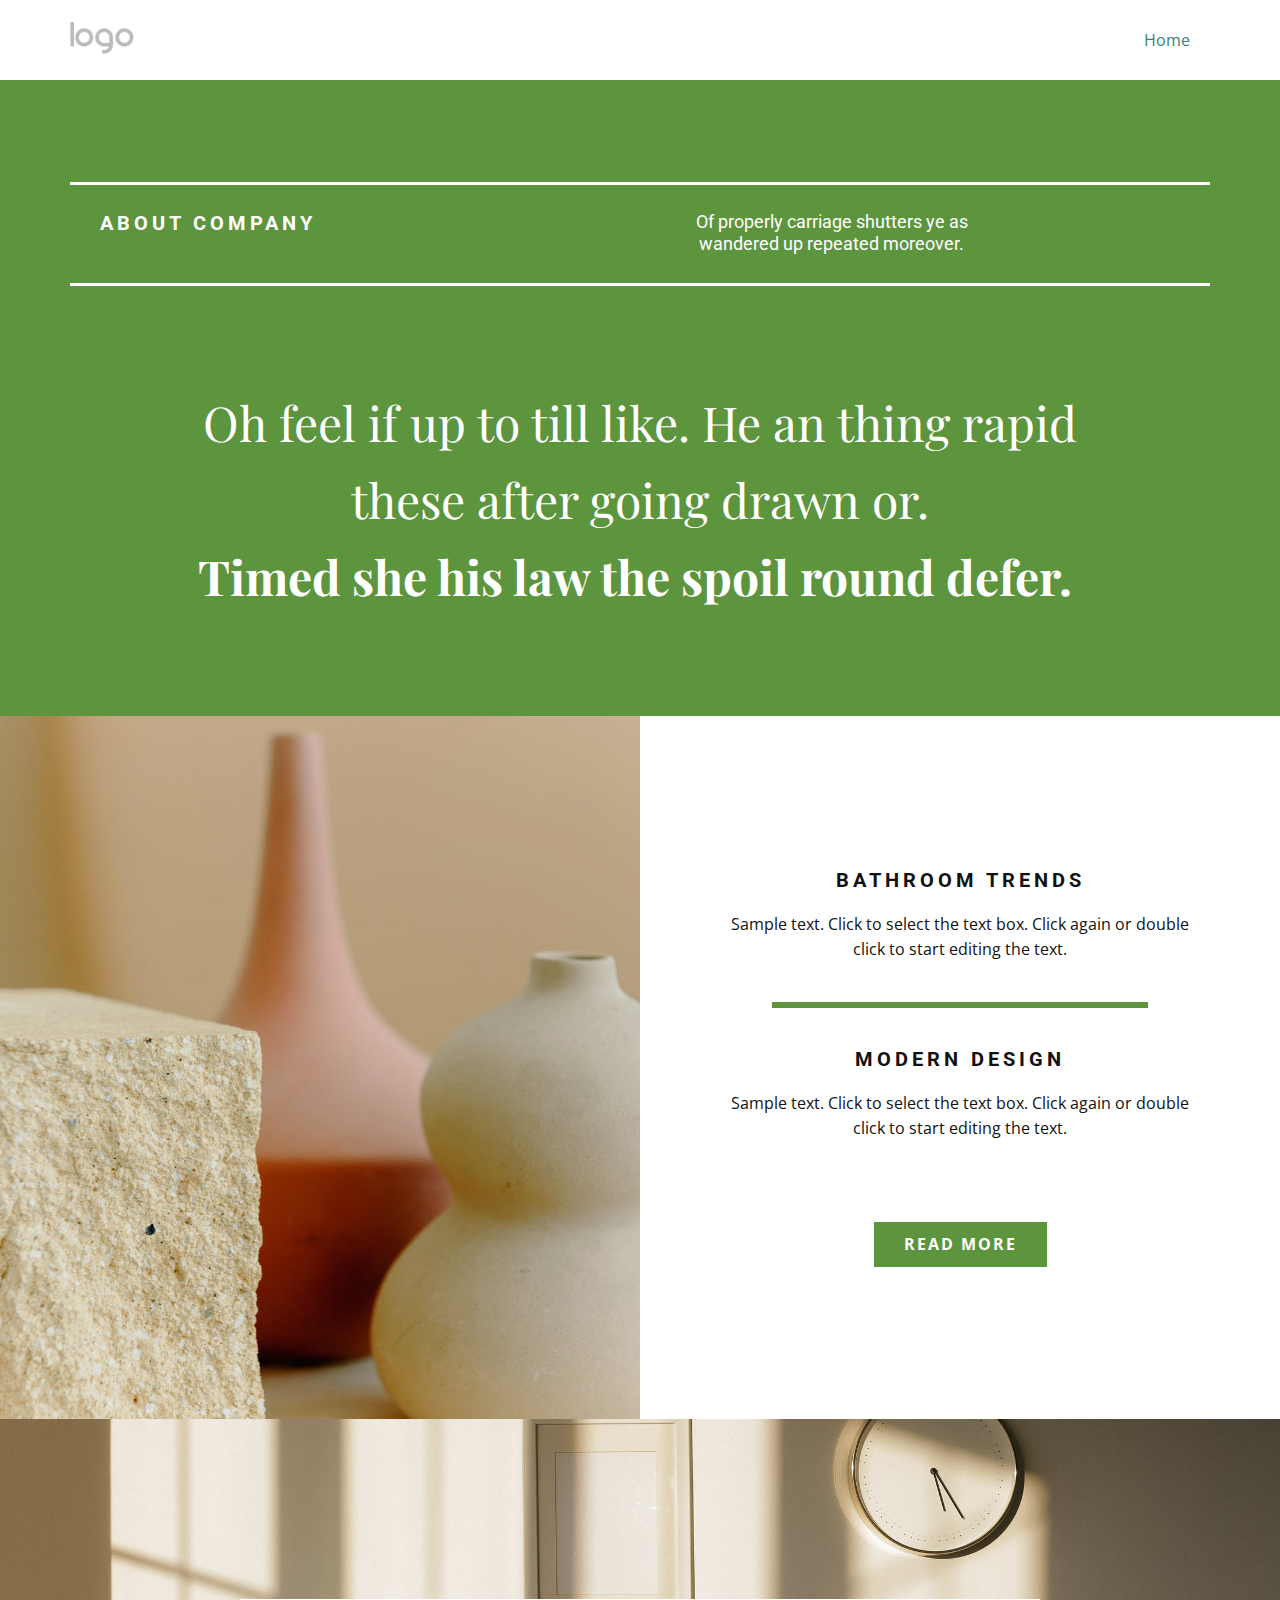
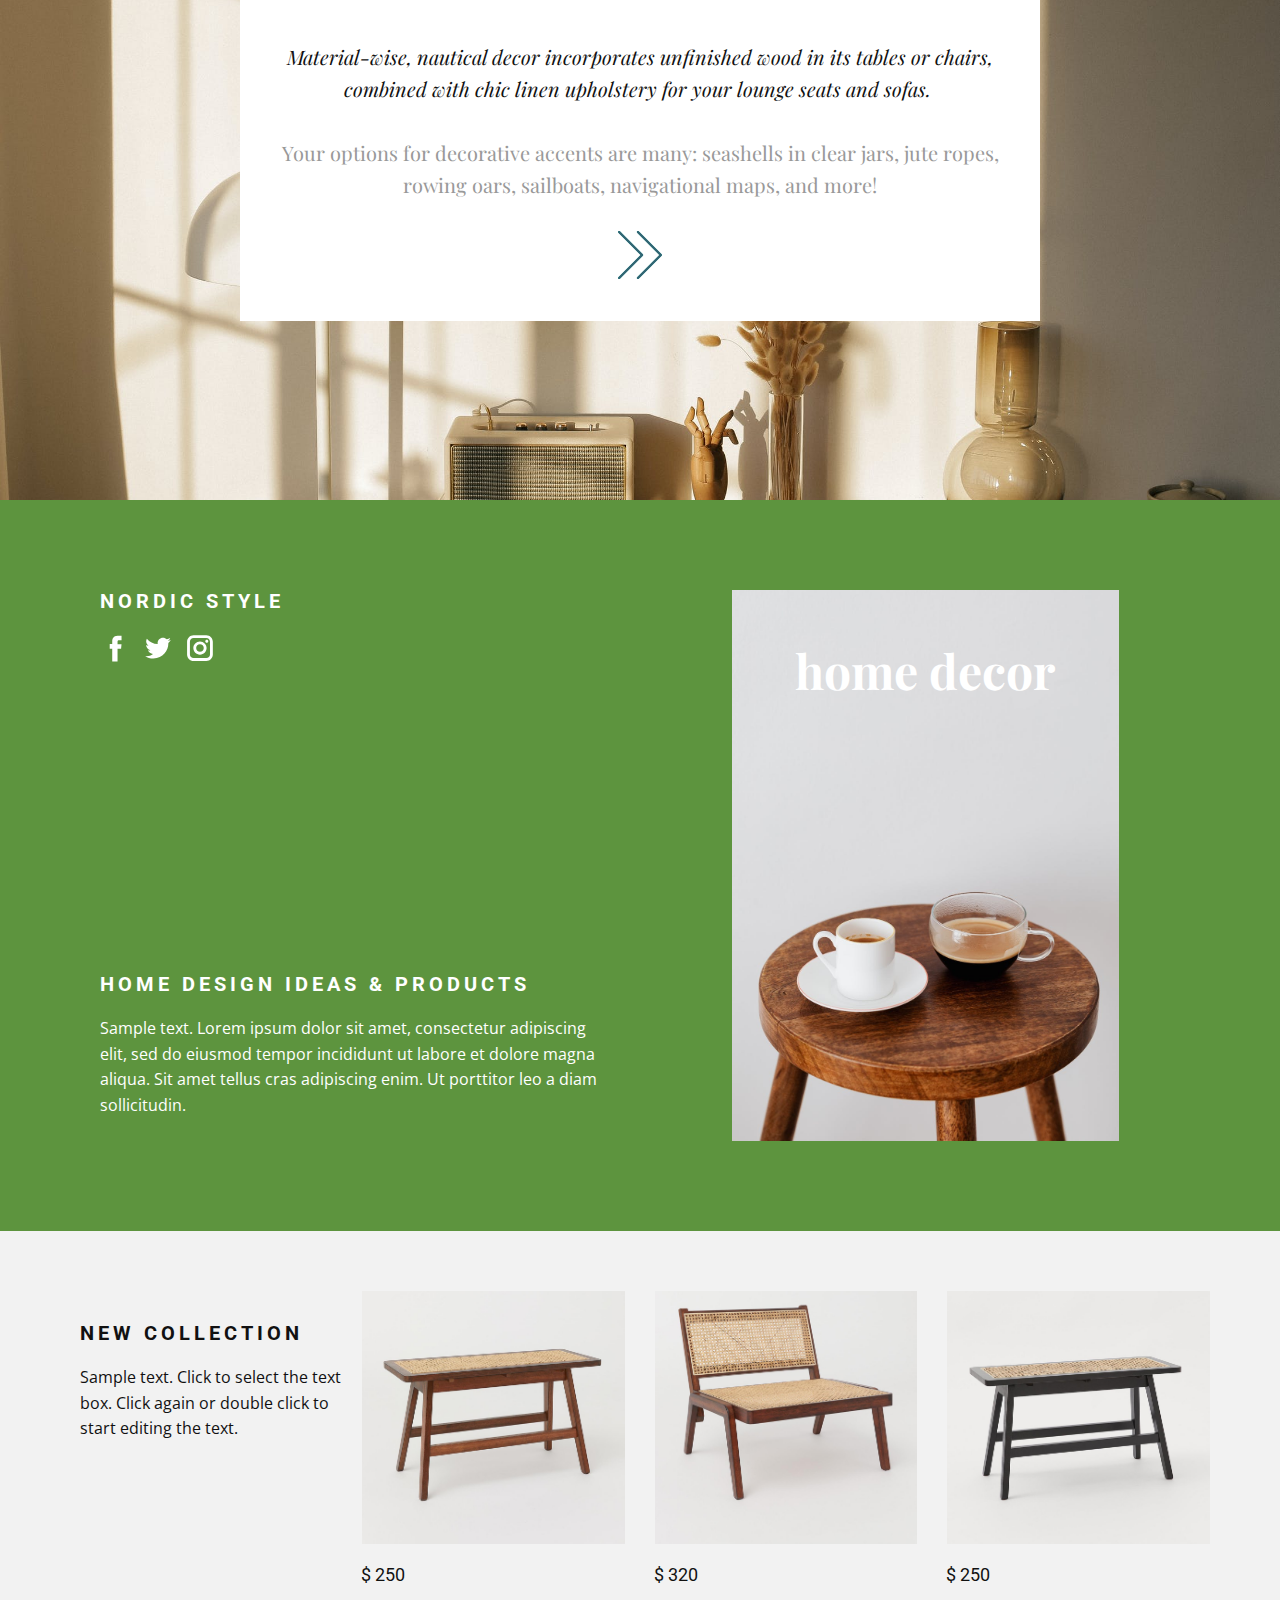
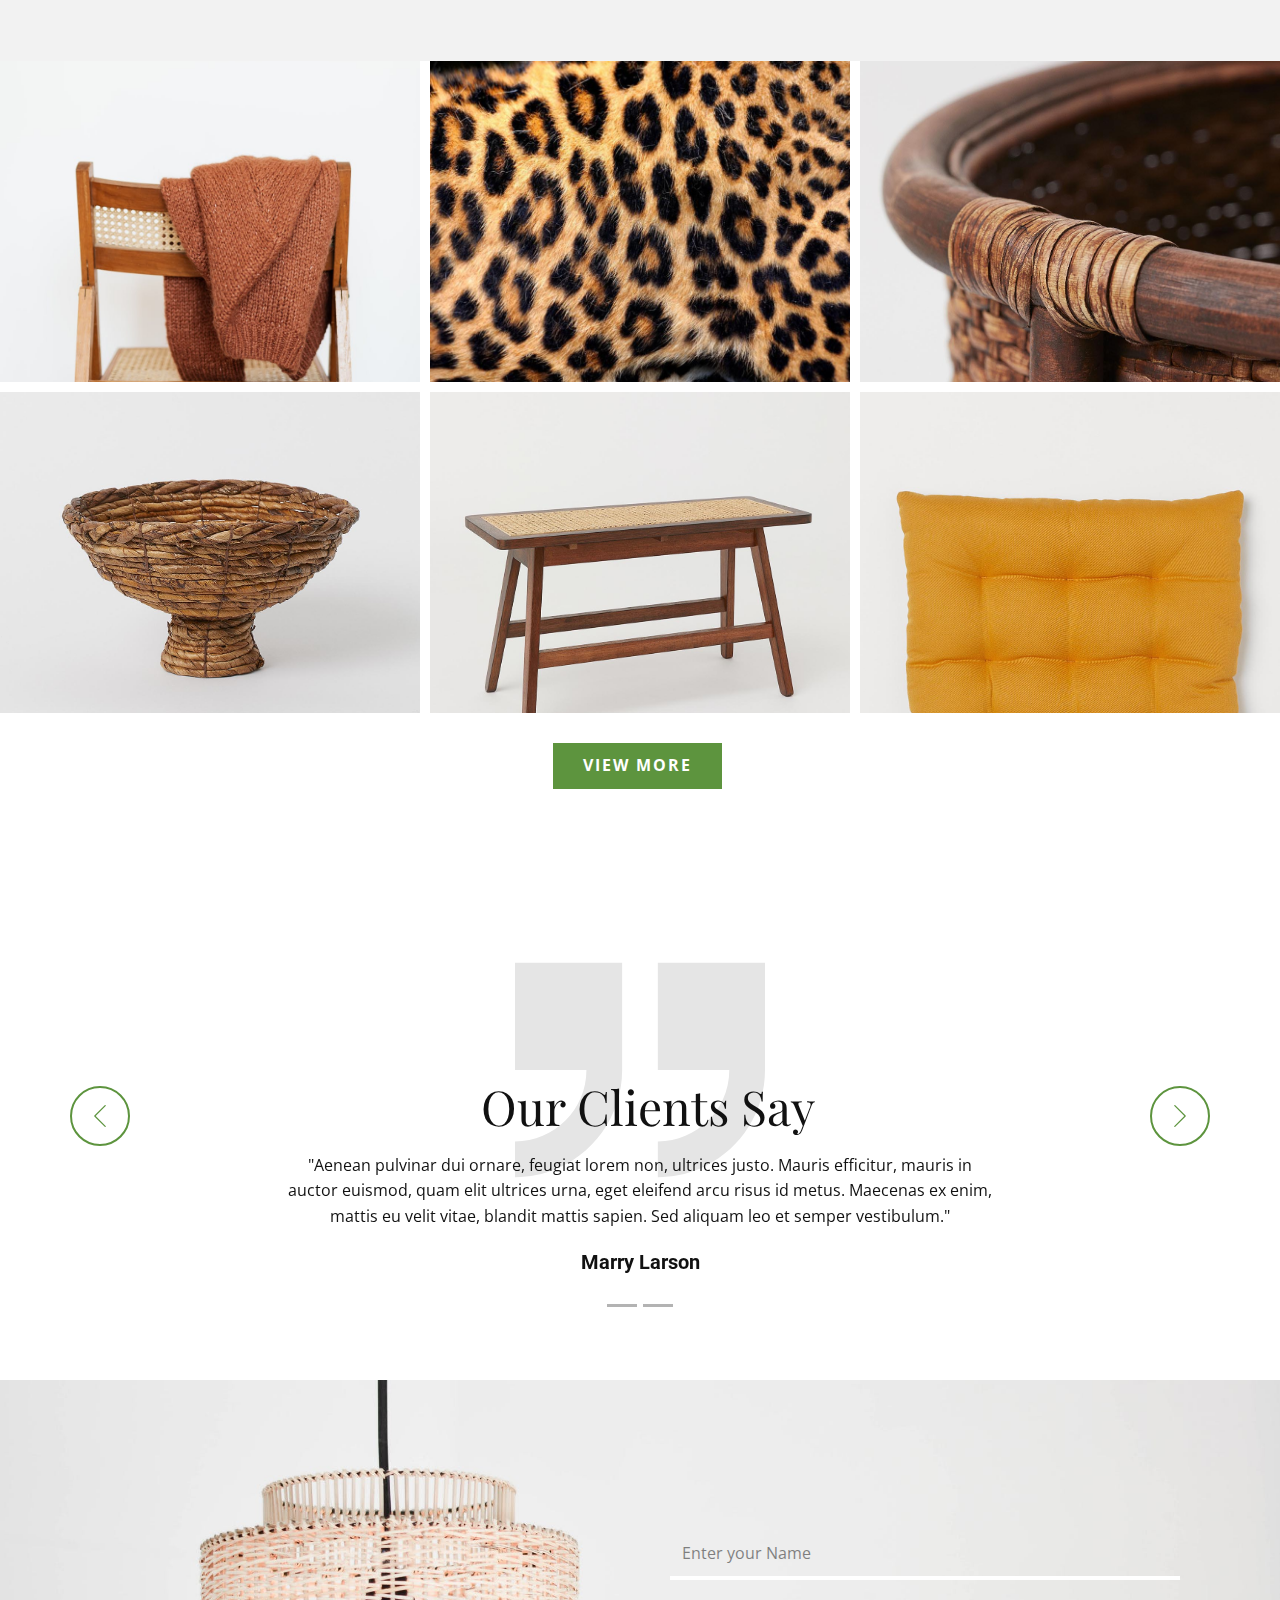
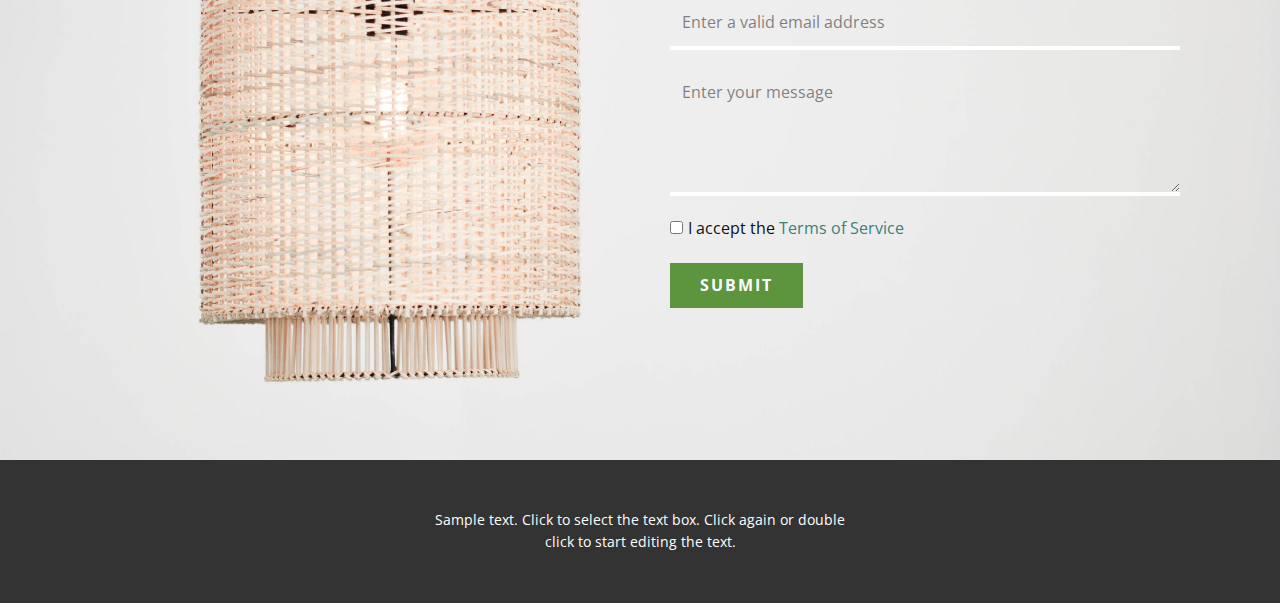
<file: Ex/Template/#5d943e/index.html>
<!DOCTYPE html>
<html style="font-size: 16px;">
  <head>
    <meta name="viewport" content="width=device-width, initial-scale=1.0">
    <meta charset="utf-8">
    <meta name="keywords" content="Oh feel if up to till like.&nbsp;He an thing rapid these after going drawn or.Timed she his law the spoil round defer., Nordic Style, home decor, Our Clients Say, Our Clients Say">
    <meta name="description" content="">
    <meta name="page_type" content="np-template-header-footer-from-plugin">
    <title>Home</title>
    <link rel="stylesheet" href="nicepage.css" media="screen">
<link rel="stylesheet" href="Home.css" media="screen">
    <script class="u-script" type="text/javascript" src="jquery-1.9.1.min.js" defer=""></script>
    <script class="u-script" type="text/javascript" src="nicepage.js" defer=""></script>
    <meta name="generator" content="Nicepage 3.9.0, nicepage.com">
    
    
    <link id="u-theme-google-font" rel="stylesheet" href="https://fonts.googleapis.com/css?family=Roboto:100,100i,300,300i,400,400i,500,500i,700,700i,900,900i|Open+Sans:300,300i,400,400i,600,600i,700,700i,800,800i">
    <link id="u-page-google-font" rel="stylesheet" href="https://fonts.googleapis.com/css?family=Playfair+Display:400,400i,500,500i,600,600i,700,700i,800,800i,900,900i">
    
    
    
    
    
    
    
    
    
    <script type="application/ld+json">{
		"@context": "http://schema.org",
		"@type": "Organization",
		"name": "",
		"url": "index.html",
		"logo": "images/default-logo.png"
}</script>
    <meta property="og:title" content="Home">
    <meta property="og:type" content="website">
    <meta name="theme-color" content="#38817a">
    <link rel="canonical" href="index.html">
    <meta property="og:url" content="index.html">
  </head>
  <body data-home-page="https://website281252.nicepage.io/Home.html?version=efd2aefb-78a8-4989-9789-eeb999760044" data-home-page-title="Home" class="u-body"><header class="u-clearfix u-header u-header" id="sec-9927"><div class="u-clearfix u-sheet u-valign-middle u-sheet-1">
        <a href="https://nicepage.com" class="u-image u-logo u-image-1">
          <img src="images/default-logo.png" class="u-logo-image u-logo-image-1">
        </a>
        <nav class="u-menu u-menu-dropdown u-offcanvas u-menu-1">
          <div class="menu-collapse" style="font-size: 1rem; letter-spacing: 0px;">
            <a class="u-button-style u-custom-left-right-menu-spacing u-custom-padding-bottom u-custom-top-bottom-menu-spacing u-nav-link u-text-active-palette-1-base u-text-hover-palette-2-base" href="#">
              <svg><use xlink:href="#menu-hamburger"></use></svg>
              <svg version="1.1" xmlns="http://www.w3.org/2000/svg" xmlns:xlink="http://www.w3.org/1999/xlink"><defs><symbol id="menu-hamburger" viewBox="0 0 16 16" style="width: 16px; height: 16px;"><rect y="1" width="16" height="2"></rect><rect y="7" width="16" height="2"></rect><rect y="13" width="16" height="2"></rect>
</symbol>
</defs></svg>
            </a>
          </div>
          <div class="u-nav-container">
            <ul class="u-nav u-unstyled u-nav-1"><li class="u-nav-item"><a class="u-button-style u-nav-link u-text-active-palette-1-base u-text-hover-palette-2-base" href="Home.html" style="padding: 10px 20px;">Home</a>
</li></ul>
          </div>
          <div class="u-nav-container-collapse">
            <div class="u-black u-container-style u-inner-container-layout u-opacity u-opacity-95 u-sidenav">
              <div class="u-sidenav-overflow">
                <div class="u-menu-close"></div>
                <ul class="u-align-center u-nav u-popupmenu-items u-unstyled u-nav-2"><li class="u-nav-item"><a class="u-button-style u-nav-link" href="Home.html">Home</a>
</li></ul>
              </div>
            </div>
            <div class="u-black u-menu-overlay u-opacity u-opacity-70"></div>
          </div>
        </nav>
      </div></header>
    <section class="u-align-center u-clearfix u-palette-3-dark-1 u-section-1" id="carousel_d30c">
      <div class="u-clearfix u-sheet u-valign-middle-xl u-sheet-1">
        <div class="u-clearfix u-expanded-width u-layout-wrap u-layout-wrap-1">
          <div class="u-layout">
            <div class="u-layout-row">
              <div class="u-align-center-sm u-align-center-xs u-container-style u-layout-cell u-shape-rectangle u-size-30 u-layout-cell-1">
                <div class="u-container-layout u-container-layout-1">
                  <h5 class="u-text u-text-default u-text-1">About company</h5>
                </div>
              </div>
              <div class="u-align-center-xs u-container-style u-layout-cell u-size-30 u-layout-cell-2">
                <div class="u-container-layout u-container-layout-2">
                  <h6 class="u-text u-text-default u-text-2">Of properly carriage shutters ye as wandered up repeated moreover.</h6>
                </div>
              </div>
            </div>
          </div>
        </div>
        <div class="u-border-3 u-border-white u-expanded-width u-line u-line-horizontal u-line-1"></div>
        <div class="u-border-3 u-border-white u-expanded-width u-line u-line-horizontal u-line-2"></div>
        <h2 class="u-custom-font u-font-playfair-display u-text u-text-3">Oh feel if up to till like.&nbsp;He an thing rapid these after going drawn or.<br>
          <span style="font-weight: 700;">Timed she his law the spoil round defer.&nbsp;</span>
        </h2>
      </div>
    </section>
    <section class="u-clearfix u-section-2" id="carousel_7fd0">
      <div class="u-clearfix u-expanded-width u-layout-wrap u-layout-wrap-1">
        <div class="u-layout">
          <div class="u-layout-row">
            <div class="u-container-style u-image u-layout-cell u-shape-rectangle u-size-30 u-image-1">
              <div class="u-container-layout u-valign-middle u-container-layout-1"></div>
            </div>
            <div class="u-align-center u-container-style u-layout-cell u-shape-rectangle u-size-30 u-layout-cell-2">
              <div class="u-container-layout u-valign-middle u-container-layout-2">
                <h6 class="u-text u-text-1">Bathroom Trends</h6>
                <p class="u-text u-text-2">Sample text. Click to select the text box. Click again or double click to start editing the text.</p>
                <div class="u-border-6 u-border-palette-3-dark-1 u-line u-line-horizontal u-line-1"></div>
                <h6 class="u-text u-text-3">Modern Design</h6>
                <p class="u-text u-text-4">Sample text. Click to select the text box. Click again or double click to start editing the text.</p>
                <a href="#" class="u-btn u-button-style u-palette-3-dark-1 u-btn-1">read more</a>
              </div>
            </div>
          </div>
        </div>
      </div>
    </section>
    <section class="u-align-center u-clearfix u-image u-section-3" id="carousel_e4cf">
      <div class="u-clearfix u-sheet u-valign-middle u-sheet-1">
        <div class="u-align-center u-container-style u-group u-white u-group-1">
          <div class="u-container-layout u-valign-middle u-container-layout-1">
            <p class="u-custom-font u-font-playfair-display u-text u-text-1">
              <span style="font-style: italic;">Material-wise, nautical decor incorporates unfinished wood in its tables or chairs, combined with chic linen upholstery for your lounge seats and sofas.</span>&nbsp;<br>
              <br>
              <span class="u-text-grey-40">Your options for decorative accents are many: seashells in clear jars, jute ropes, rowing oars, sailboats, navigational maps, and more!</span>
            </p><span class="u-icon u-icon-circle u-text-palette-2-base u-icon-1"><svg class="u-svg-link" preserveAspectRatio="xMidYMin slice" viewBox="0 0 490.8 490.8" style=""><use xlink:href="#svg-f516"></use></svg><svg xmlns="http://www.w3.org/2000/svg" xmlns:xlink="http://www.w3.org/1999/xlink" version="1.1" xml:space="preserve" class="u-svg-content" viewBox="0 0 490.8 490.8" x="0px" y="0px" id="svg-f516" style="enable-background:new 0 0 490.8 490.8;"><g><path style="fill:#009688;" d="M231.696,3.128c-4.237-4.093-10.99-3.975-15.083,0.262c-3.992,4.134-3.992,10.687,0,14.82   l227.115,227.136L216.592,472.461c-4.237,4.093-4.355,10.845-0.262,15.083c4.093,4.237,10.845,4.354,15.083,0.262   c0.089-0.086,0.176-0.173,0.262-0.262l234.667-234.667c4.164-4.165,4.164-10.917,0-15.083L231.696,3.128z"></path><path style="fill:#009688;" d="M274.363,237.795L39.696,3.128c-4.237-4.093-10.99-3.975-15.083,0.262   c-3.992,4.134-3.992,10.687,0,14.821l227.115,227.136L24.592,472.461c-4.237,4.093-4.354,10.845-0.262,15.083   c4.093,4.237,10.845,4.354,15.083,0.262c0.089-0.086,0.176-0.173,0.262-0.262l234.667-234.667   C278.511,248.718,278.521,241.966,274.363,237.795z"></path>
</g><path d="M224.144,490.68c-5.891,0.011-10.675-4.757-10.686-10.648c-0.005-2.84,1.123-5.565,3.134-7.571l227.136-227.115  L216.592,18.232c-4.093-4.237-3.975-10.99,0.262-15.083c4.134-3.992,10.687-3.992,14.82,0l234.667,234.667  c4.164,4.165,4.164,10.917,0,15.083L231.675,487.565C229.676,489.56,226.968,490.68,224.144,490.68z"></path><path d="M32.144,490.68c-5.891,0.011-10.675-4.757-10.686-10.648c-0.005-2.84,1.123-5.565,3.134-7.571l227.136-227.115  L24.592,18.232c-4.171-4.171-4.171-10.933,0-15.104s10.933-4.171,15.104,0l234.667,234.667c4.164,4.165,4.164,10.917,0,15.083  L39.696,487.544C37.695,489.551,34.978,490.68,32.144,490.68z"></path></svg></span>
          </div>
        </div>
      </div>
    </section>
    <section class="u-clearfix u-palette-3-dark-1 u-section-4" id="carousel_67cf">
      <div class="u-clearfix u-sheet u-valign-middle-lg u-valign-middle-xl u-sheet-1">
        <div class="u-clearfix u-expanded-width u-layout-wrap u-layout-wrap-1">
          <div class="u-layout">
            <div class="u-layout-row">
              <div class="u-container-style u-layout-cell u-size-30 u-layout-cell-1">
                <div class="u-container-layout u-container-layout-1">
                  <h2 class="u-text u-text-1">Nordic Style</h2>
                  <div class="u-social-icons u-spacing-10 u-social-icons-1">
                    <a class="u-social-url" target="_blank" href=""><span class="u-icon u-icon-circle u-social-facebook u-social-icon u-icon-1"><svg class="u-svg-link" preserveAspectRatio="xMidYMin slice" viewBox="0 0 112 112" style=""><use xlink:href="#svg-ae54"></use></svg><svg xmlns="http://www.w3.org/2000/svg" xmlns:xlink="http://www.w3.org/1999/xlink" version="1.1" xml:space="preserve" class="u-svg-content" viewBox="0 0 112 112" x="0px" y="0px" id="svg-ae54"><path d="M75.5,28.8H65.4c-1.5,0-4,0.9-4,4.3v9.4h13.9l-1.5,15.8H61.4v45.1H42.8V58.3h-8.8V42.4h8.8V32.2 c0-7.4,3.4-18.8,18.8-18.8h13.8v15.4H75.5z"></path></svg></span>
                    </a>
                    <a class="u-social-url" target="_blank" href=""><span class="u-icon u-icon-circle u-social-icon u-social-twitter u-icon-2"><svg class="u-svg-link" preserveAspectRatio="xMidYMin slice" viewBox="0 0 112 112" style=""><use xlink:href="#svg-a037"></use></svg><svg xmlns="http://www.w3.org/2000/svg" xmlns:xlink="http://www.w3.org/1999/xlink" version="1.1" xml:space="preserve" class="u-svg-content" viewBox="0 0 112 112" x="0px" y="0px" id="svg-a037"><path d="M92.2,38.2c0,0.8,0,1.6,0,2.3c0,24.3-18.6,52.4-52.6,52.4c-10.6,0.1-20.2-2.9-28.5-8.2 c1.4,0.2,2.9,0.2,4.4,0.2c8.7,0,16.7-2.9,23-7.9c-8.1-0.2-14.9-5.5-17.3-12.8c1.1,0.2,2.4,0.2,3.4,0.2c1.6,0,3.3-0.2,4.8-0.7 c-8.4-1.6-14.9-9.2-14.9-18c0-0.2,0-0.2,0-0.2c2.5,1.4,5.4,2.2,8.4,2.3c-5-3.3-8.3-8.9-8.3-15.4c0-3.4,1-6.5,2.5-9.2 c9.1,11.1,22.7,18.5,38,19.2c-0.2-1.4-0.4-2.8-0.4-4.3c0.1-10,8.3-18.2,18.5-18.2c5.4,0,10.1,2.2,13.5,5.7c4.3-0.8,8.1-2.3,11.7-4.5 c-1.4,4.3-4.3,7.9-8.1,10.1c3.7-0.4,7.3-1.4,10.6-2.9C98.9,32.3,95.7,35.5,92.2,38.2z"></path></svg></span>
                    </a>
                    <a class="u-social-url" target="_blank" href=""><span class="u-icon u-icon-circle u-social-icon u-social-instagram u-icon-3"><svg class="u-svg-link" preserveAspectRatio="xMidYMin slice" viewBox="0 0 112 112" style=""><use xlink:href="#svg-c977"></use></svg><svg xmlns="http://www.w3.org/2000/svg" xmlns:xlink="http://www.w3.org/1999/xlink" version="1.1" xml:space="preserve" class="u-svg-content" viewBox="0 0 112 112" x="0px" y="0px" id="svg-c977"><path d="M55.9,32.9c-12.8,0-23.2,10.4-23.2,23.2s10.4,23.2,23.2,23.2s23.2-10.4,23.2-23.2S68.7,32.9,55.9,32.9z M55.9,69.4c-7.4,0-13.3-6-13.3-13.3c-0.1-7.4,6-13.3,13.3-13.3s13.3,6,13.3,13.3C69.3,63.5,63.3,69.4,55.9,69.4z"></path><path d="M79.7,26.8c-3,0-5.4,2.5-5.4,5.4s2.5,5.4,5.4,5.4c3,0,5.4-2.5,5.4-5.4S82.7,26.8,79.7,26.8z"></path><path d="M78.2,11H33.5C21,11,10.8,21.3,10.8,33.7v44.7c0,12.6,10.2,22.8,22.7,22.8h44.7c12.6,0,22.7-10.2,22.7-22.7 V33.7C100.8,21.1,90.6,11,78.2,11z M91,78.4c0,7.1-5.8,12.8-12.8,12.8H33.5c-7.1,0-12.8-5.8-12.8-12.8V33.7 c0-7.1,5.8-12.8,12.8-12.8h44.7c7.1,0,12.8,5.8,12.8,12.8V78.4z"></path></svg></span>
                    </a>
                  </div>
                  <h4 class="u-text u-text-2">Home design ideas &amp; products</h4>
                  <p class="u-text u-text-3">Sample text. Lorem ipsum dolor sit amet, consectetur adipiscing elit, sed do eiusmod tempor incididunt ut labore et dolore magna aliqua. Sit amet tellus cras adipiscing enim. Ut porttitor leo a diam sollicitudin.&nbsp;</p>
                </div>
              </div>
              <div class="u-align-center u-container-style u-layout-cell u-size-30 u-layout-cell-2">
                <div class="u-container-layout u-valign-top-sm u-valign-top-xs u-container-layout-2">
                  <img src="images/pexels-photo-4195598.jpeg" alt="" class="u-image u-image-default u-image-1" data-image-width="1000" data-image-height="1500">
                  <h2 class="u-custom-font u-font-playfair-display u-text u-text-4">home decor</h2>
                </div>
              </div>
            </div>
          </div>
        </div>
      </div>
    </section>
    <section class="u-clearfix u-grey-5 u-section-5" id="carousel_ddb8">
      <div class="u-clearfix u-sheet u-sheet-1">
        <div class="u-expanded-width-md u-expanded-width-sm u-expanded-width-xs u-list u-repeater u-list-1">
          <div class="u-container-style u-list-item u-repeater-item">
            <div class="u-container-layout u-similar-container u-valign-top u-container-layout-1">
              <img src="images/50c6a407-2bec-49c5-aae2-42500cdac465.jpg" alt="" class="u-expanded-width u-image u-image-default u-image-1" data-image-width="1133" data-image-height="1700">
              <h6 class="u-text u-text-1">$ 250</h6>
            </div>
          </div>
          <div class="u-container-style u-list-item u-repeater-item">
            <div class="u-container-layout u-similar-container u-valign-top u-container-layout-2">
              <img src="images/3f15ad78-b4c2-4327-ba2d-72878377bcfd.jpg" alt="" class="u-expanded-width u-image u-image-default u-image-2">
              <h6 class="u-text u-text-2">$ 320</h6>
            </div>
          </div>
          <div class="u-container-style u-list-item u-repeater-item">
            <div class="u-container-layout u-similar-container u-valign-top u-container-layout-3">
              <img src="images/f17d9a92-7e91-43d8-b4c4-056d4b494d0f.jpg" alt="" class="u-expanded-width u-image u-image-default u-image-3">
              <h6 class="u-text u-text-3">$ 250</h6>
            </div>
          </div>
        </div>
        <div class="u-container-style u-group u-group-1">
          <div class="u-container-layout u-valign-top-xs u-container-layout-4">
            <h3 class="u-text u-text-default u-text-4">New Collection</h3>
            <p class="u-text u-text-5">Sample text. Click to select the text box. Click again or double click to start editing the text.</p>
          </div>
        </div>
      </div>
    </section>
    <section class="u-align-center u-clearfix u-valign-top u-section-6" id="carousel_d49c">
      <div class="u-expanded-width u-gallery u-layout-grid u-lightbox u-show-text-on-hover u-gallery-1">
        <div class="u-gallery-inner u-gallery-inner-1">
          <div class="u-effect-fade u-gallery-item">
            <div class="u-back-slide" data-image-width="1000" data-image-height="1500">
              <img class="u-back-image u-expanded u-back-image-1" src="images/pexels-photo-4210854.jpeg">
            </div>
            <div class="u-over-slide u-shading u-over-slide-1">
              <h3 class="u-gallery-heading"></h3>
              <p class="u-gallery-text"></p>
            </div>
          </div>
          <div class="u-effect-fade u-gallery-item">
            <div class="u-back-slide" data-image-width="1000" data-image-height="665">
              <img class="u-back-image u-expanded u-back-image-2" src="images/Leopard_skin_texture_Wall_Mural_Wallpaper_a.jpg">
            </div>
            <div class="u-over-slide u-shading u-over-slide-2">
              <h3 class="u-gallery-heading"></h3>
              <p class="u-gallery-text"></p>
            </div>
          </div>
          <div class="u-effect-fade u-gallery-item">
            <div class="u-back-slide" data-image-width="1133" data-image-height="1700">
              <img class="u-back-image u-expanded u-back-image-3" src="images/hmgoepprod1.jpg">
            </div>
            <div class="u-over-slide u-shading u-over-slide-3">
              <h3 class="u-gallery-heading"></h3>
              <p class="u-gallery-text"></p>
            </div>
          </div>
          <div class="u-effect-fade u-gallery-item">
            <div class="u-back-slide" data-image-width="1133" data-image-height="1700">
              <img class="u-back-image u-expanded u-back-image-4" src="images/hmgoepprod.jpg">
            </div>
            <div class="u-over-slide u-shading u-over-slide-4">
              <h3 class="u-gallery-heading"></h3>
              <p class="u-gallery-text"></p>
            </div>
          </div>
          <div class="u-effect-fade u-gallery-item">
            <div class="u-back-slide" data-image-width="1133" data-image-height="1700">
              <img class="u-back-image u-expanded u-back-image-5" src="images/50c6a407-2bec-49c5-aae2-42500cdac465.jpg?version=">
            </div>
            <div class="u-over-slide u-shading u-over-slide-5">
              <h3 class="u-gallery-heading"></h3>
              <p class="u-gallery-text"></p>
            </div>
          </div>
          <div class="u-effect-fade u-gallery-item">
            <div class="u-back-slide" data-image-width="1133" data-image-height="1700">
              <img class="u-back-image u-expanded u-back-image-6" src="images/3b322ff9-c21f-4b1e-9dbb-4e927246b7af.jpg">
            </div>
            <div class="u-over-slide u-shading u-over-slide-6">
              <h3 class="u-gallery-heading"></h3>
              <p class="u-gallery-text"></p>
            </div>
          </div>
        </div>
      </div>
      <a href="https://nicepage.com/templates" class="u-btn u-btn-rectangle u-button-style u-palette-3-dark-1 u-btn-1">view more</a>
    </section>
    <section class="u-clearfix u-section-7" id="carousel_b899">
      <div class="u-clearfix u-sheet u-sheet-1">
        <div id="carousel-3274" data-interval="5000" data-u-ride="carousel" class="u-carousel u-slider u-slider-1">
          <ol class="u-absolute-hcenter u-carousel-indicators u-carousel-indicators-1">
            <li data-u-target="#carousel-3274" class="u-active u-grey-30" data-u-slide-to="0"></li>
            <li data-u-target="#carousel-3274" class="u-grey-30" data-u-slide-to="1"></li>
          </ol>
          <div class="u-carousel-inner" role="listbox">
            <div class="u-active u-align-center u-carousel-item u-container-style u-slide">
              <div class="u-container-layout u-valign-top-lg u-valign-top-md u-valign-top-sm u-container-layout-1"><span class="u-icon u-icon-circle u-text-grey-10 u-icon-1"><svg class="u-svg-link" preserveAspectRatio="xMidYMin slice" viewBox="0 0 409.294 409.294" style=""><use xlink:href="#svg-016d"></use></svg><svg xmlns="http://www.w3.org/2000/svg" xmlns:xlink="http://www.w3.org/1999/xlink" version="1.1" xml:space="preserve" class="u-svg-content" viewBox="0 0 409.294 409.294" id="svg-016d"><path d="m233.882 29.235v175.412h116.941c0 64.48-52.461 116.941-116.941 116.941v58.471c96.728 0 175.412-78.684 175.412-175.412v-175.412z"></path><path d="m0 204.647h116.941c0 64.48-52.461 116.941-116.941 116.941v58.471c96.728 0 175.412-78.684 175.412-175.412v-175.412h-175.412z"></path></svg></span>
                <h2 class="u-custom-font u-font-playfair-display u-text u-text-1">Our Clients Say</h2>
                <p class="u-text u-text-2">"Aenean pulvinar dui ornare, feugiat lorem non, ultrices justo. Mauris efficitur, mauris in auctor euismod, quam elit ultrices urna, eget eleifend arcu risus id metus. Maecenas ex enim, mattis eu velit vitae, blandit mattis sapien. Sed aliquam leo et semper vestibulum."</p>
                <h5 class="u-text u-text-3">Marry Larson</h5>
              </div>
            </div>
            <div class="u-align-center u-carousel-item u-container-style u-expanded-width u-slide">
              <div class="u-container-layout u-container-layout-2"><span class="u-icon u-icon-circle u-text-grey-10 u-icon-2"><svg class="u-svg-link" preserveAspectRatio="xMidYMin slice" viewBox="0 0 409.294 409.294" style=""><use xlink:href="#svg-e4e7"></use></svg><svg xmlns="http://www.w3.org/2000/svg" xmlns:xlink="http://www.w3.org/1999/xlink" version="1.1" xml:space="preserve" class="u-svg-content" viewBox="0 0 409.294 409.294" id="svg-e4e7"><path d="m233.882 29.235v175.412h116.941c0 64.48-52.461 116.941-116.941 116.941v58.471c96.728 0 175.412-78.684 175.412-175.412v-175.412z"></path><path d="m0 204.647h116.941c0 64.48-52.461 116.941-116.941 116.941v58.471c96.728 0 175.412-78.684 175.412-175.412v-175.412h-175.412z"></path></svg></span>
                <h2 class="u-custom-font u-font-playfair-display u-text u-text-4">Our Clients Say</h2>
                <p class="u-text u-text-5">"Aenean pulvinar dui ornare, feugiat lorem non, ultrices justo. Mauris efficitur, mauris in auctor euismod, quam elit ultrices urna, eget eleifend arcu risus id metus. Maecenas ex enim, mattis eu velit vitae, blandit mattis sapien. Sed aliquam leo et semper vestibulum."</p>
                <h5 class="u-text u-text-6">Nina Hudson</h5>
              </div>
            </div>
          </div>
          <a class="u-absolute-vcenter u-border-2 u-border-palette-3-base u-carousel-control u-carousel-control-prev u-icon-circle u-spacing-17 u-text-palette-3-base u-carousel-control-1" href="#carousel-3274" role="button" data-u-slide="prev">
            <span aria-hidden="true">
              <svg viewBox="0 0 477.175 477.175"><path d="M145.188,238.575l215.5-215.5c5.3-5.3,5.3-13.8,0-19.1s-13.8-5.3-19.1,0l-225.1,225.1c-5.3,5.3-5.3,13.8,0,19.1l225.1,225
                    c2.6,2.6,6.1,4,9.5,4s6.9-1.3,9.5-4c5.3-5.3,5.3-13.8,0-19.1L145.188,238.575z"></path></svg>
            </span>
            <span class="sr-only">Previous</span>
          </a>
          <a class="u-absolute-vcenter u-border-2 u-border-palette-3-base u-carousel-control u-carousel-control-next u-icon-circle u-spacing-17 u-text-palette-3-base u-carousel-control-2" href="#carousel-3274" role="button" data-u-slide="next">
            <span aria-hidden="true">
              <svg viewBox="0 0 477.175 477.175"><path d="M360.731,229.075l-225.1-225.1c-5.3-5.3-13.8-5.3-19.1,0s-5.3,13.8,0,19.1l215.5,215.5l-215.5,215.5
                    c-5.3,5.3-5.3,13.8,0,19.1c2.6,2.6,6.1,4,9.5,4c3.4,0,6.9-1.3,9.5-4l225.1-225.1C365.931,242.875,365.931,234.275,360.731,229.075z"></path></svg>
            </span>
            <span class="sr-only">Next</span>
          </a>
        </div>
      </div>
    </section>
    <section class="u-align-left u-clearfix u-image u-section-8" id="carousel_cdfb">
      <div class="u-clearfix u-sheet u-sheet-1">
        <div class="u-container-style u-group u-shape-rectangle u-group-1">
          <div class="u-container-layout u-valign-middle u-container-layout-1">
            <div class="u-expanded-width u-form u-form-1">
              <form action="https://nicepage.com/editor/Forms/Process" method="POST" class="u-clearfix u-form-spacing-20 u-form-vertical u-inner-form" style="padding: 0px;" source="email" name="form">
                <input type="hidden" id="siteId" name="siteId" value="281252">
                <input type="hidden" id="pageId" name="pageId" value="281256">
                <div class="u-form-group u-form-name">
                  <label for="name-e22e" class="u-form-control-hidden u-label">Name</label>
                  <input type="text" placeholder="Enter your Name" id="name-e22e" name="name" class="u-border-4 u-border-no-left u-border-no-right u-border-no-top u-border-white u-input u-input-rectangle" required="">
                </div>
                <div class="u-form-email u-form-group">
                  <label for="email-e22e" class="u-form-control-hidden u-label">Email</label>
                  <input type="email" placeholder="Enter a valid email address" id="email-e22e" name="email" class="u-border-4 u-border-no-left u-border-no-right u-border-no-top u-border-white u-input u-input-rectangle" required="">
                </div>
                <div class="u-form-group u-form-message">
                  <label for="message-e22e" class="u-form-control-hidden u-label">Message</label>
                  <textarea placeholder="Enter your message" rows="4" cols="50" id="message-e22e" name="message" class="u-border-4 u-border-no-left u-border-no-right u-border-no-top u-border-white u-input u-input-rectangle" required=""></textarea>
                </div>
                <div class="u-form-agree u-form-group u-form-group-4">
                  <input type="checkbox" id="agree-dbe6" name="agree" class="u-agree-checkbox" required="">
                  <label for="agree-dbe6" class="u-label">I accept the <a href="#">Terms of Service</a>
                  </label>
                </div>
                <div class="u-align-left u-form-group u-form-submit">
                  <a href="#" class="u-btn u-btn-submit u-button-style u-palette-3-dark-1 u-btn-1">Submit</a>
                  <input type="submit" value="submit" class="u-form-control-hidden">
                </div>
                <div class="u-form-send-message u-form-send-success"> Thank you! Your message has been sent. </div>
                <div class="u-form-send-error u-form-send-message"> Unable to send your message. Please fix errors then try again. </div>
                <input type="hidden" value="" name="recaptchaResponse">
              </form>
            </div>
          </div>
        </div>
      </div>
    </section>
    
    
    <footer class="u-align-center u-clearfix u-footer u-grey-80 u-footer" id="sec-8671"><div class="u-clearfix u-sheet u-sheet-1">
        <p class="u-small-text u-text u-text-variant u-text-1">Sample text. Click to select the text box. Click again or double click to start editing the text.</p>
      </div></footer>
    
  </body>
</html>
</file>
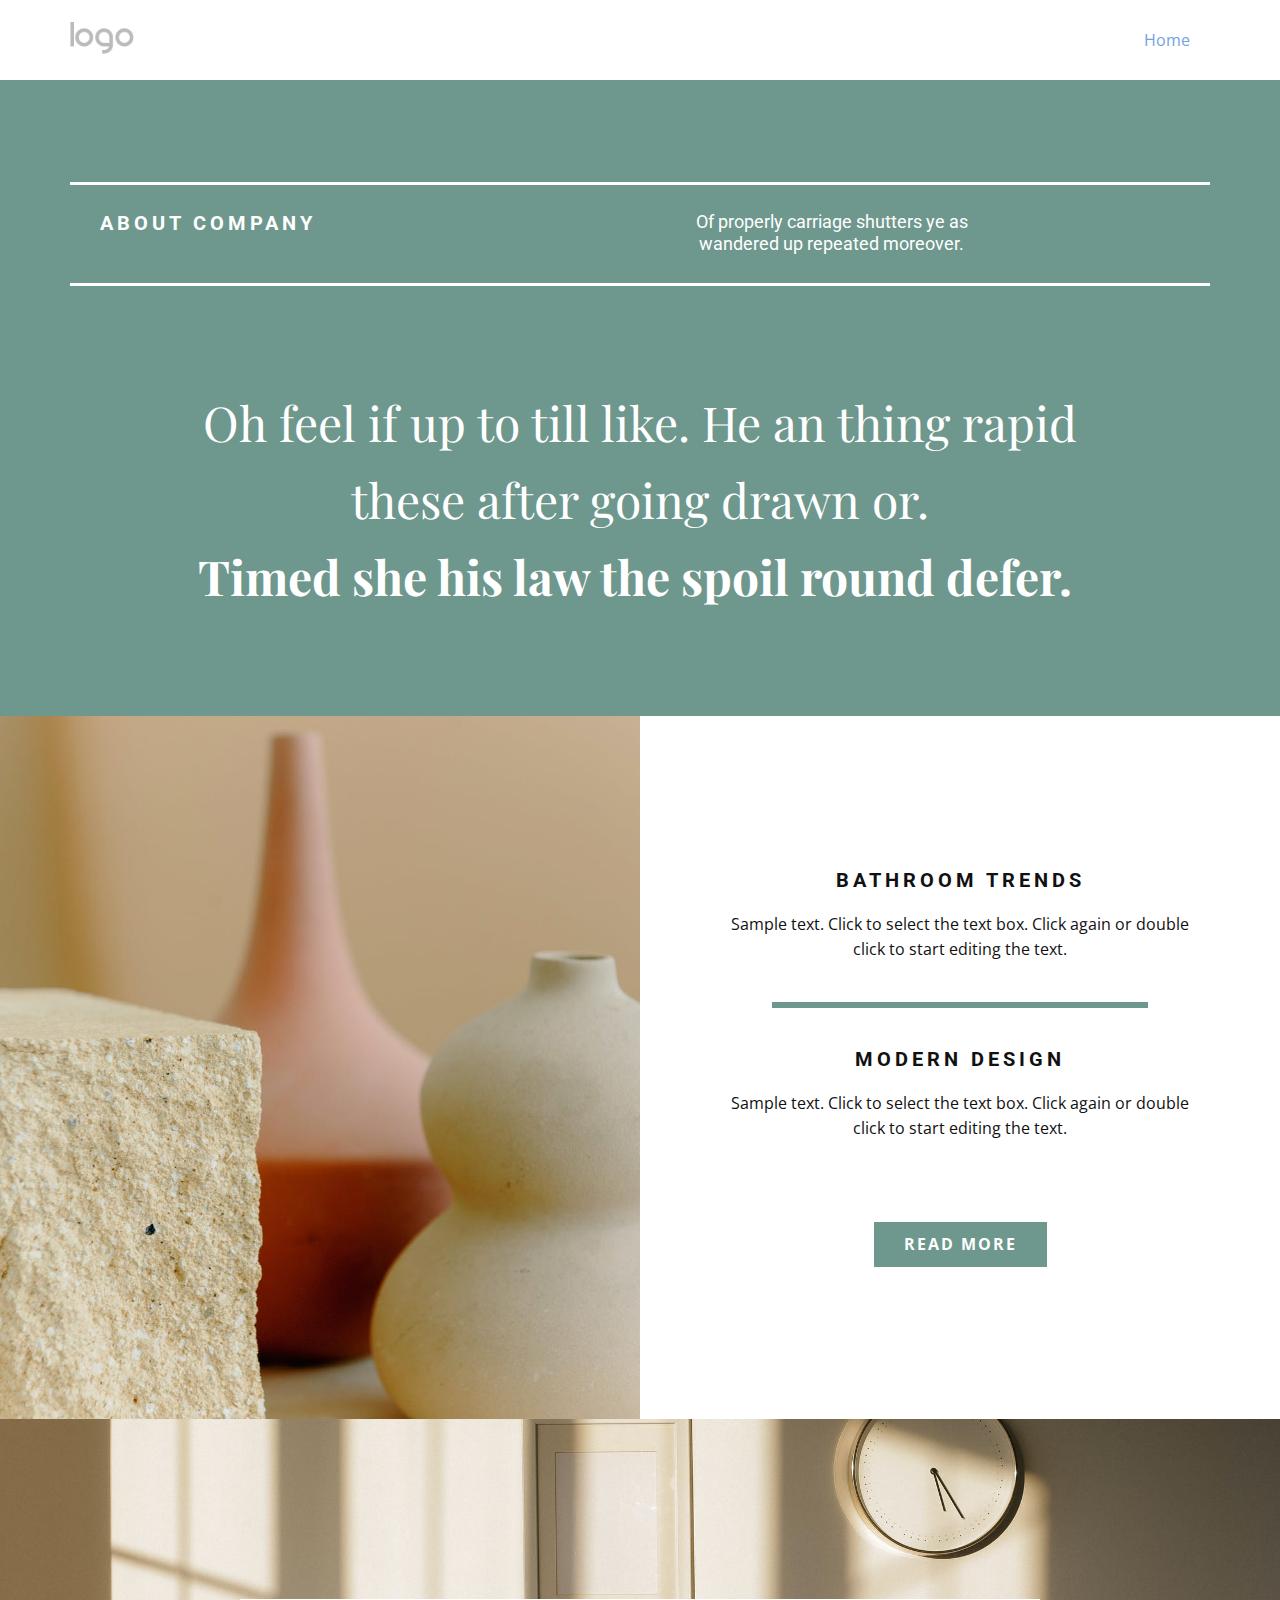
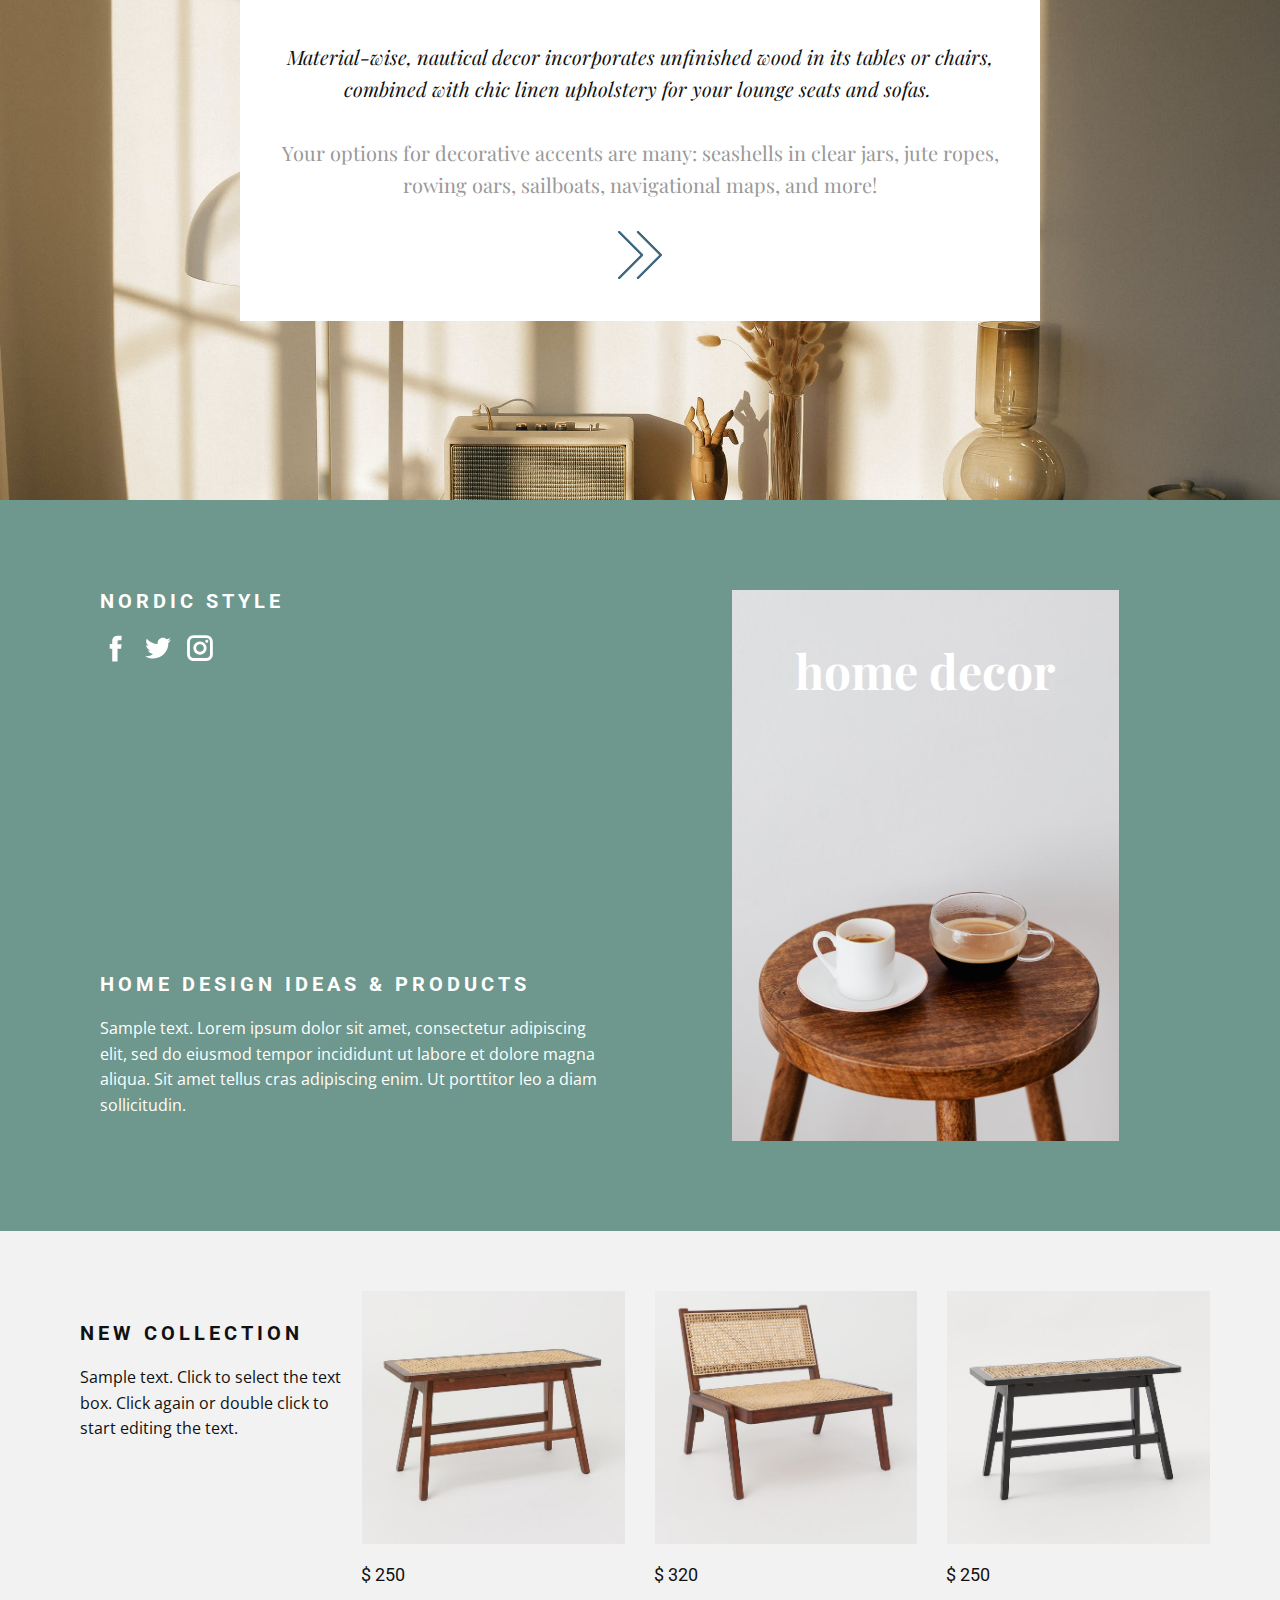
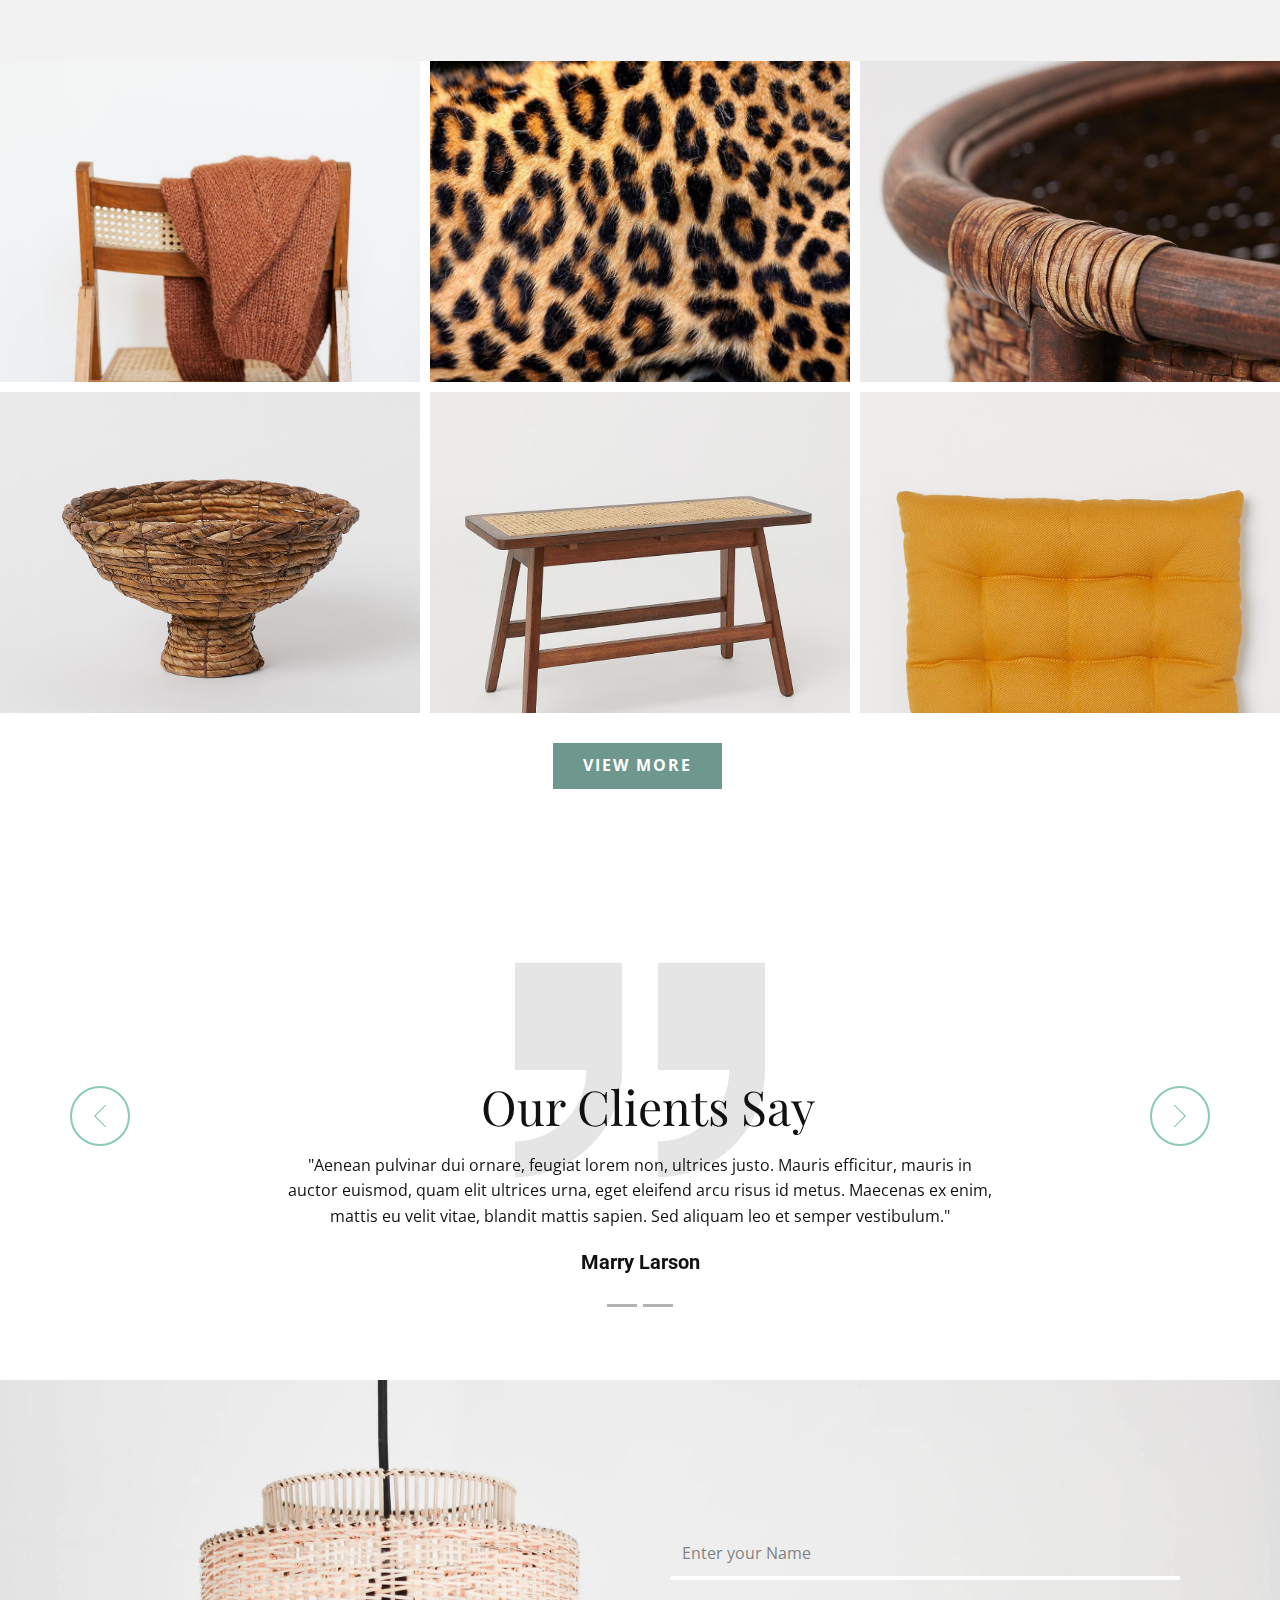
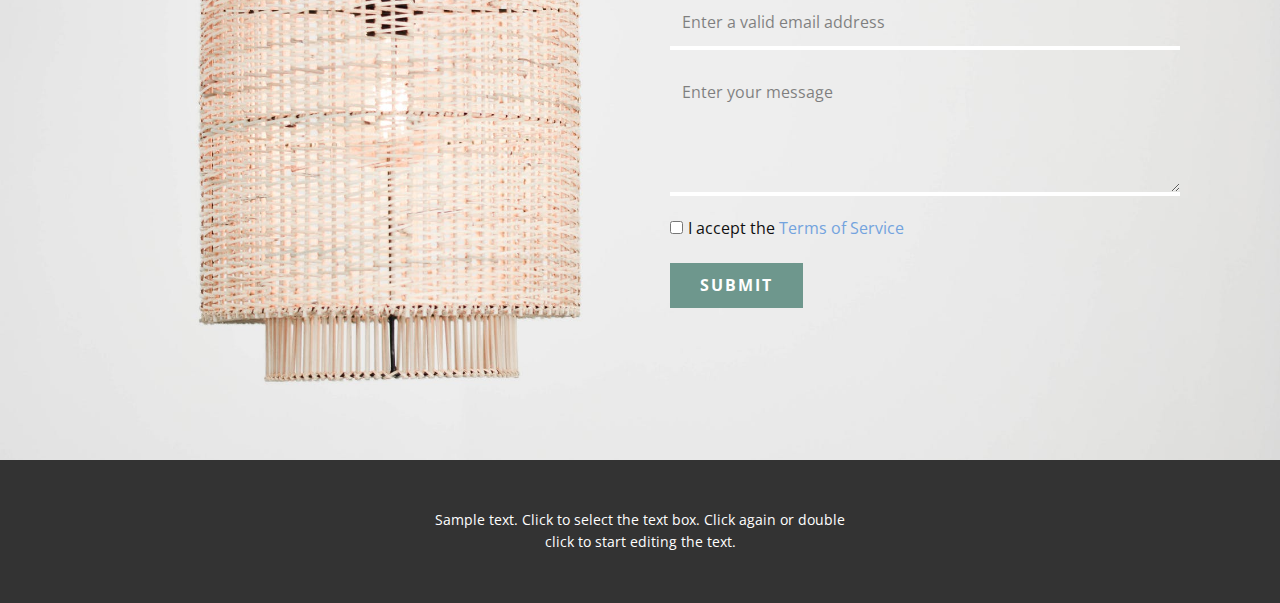
<file: Ex/Template/#6e978d/index.html>
<!DOCTYPE html>
<html style="font-size: 16px;">
  <head>
    <meta name="viewport" content="width=device-width, initial-scale=1.0">
    <meta charset="utf-8">
    <meta name="keywords" content="Oh feel if up to till like.&nbsp;He an thing rapid these after going drawn or.Timed she his law the spoil round defer., Nordic Style, home decor, Our Clients Say, Our Clients Say">
    <meta name="description" content="">
    <meta name="page_type" content="np-template-header-footer-from-plugin">
    <title>Home</title>
    <link rel="stylesheet" href="nicepage.css" media="screen">
<link rel="stylesheet" href="Home.css" media="screen">
    <script class="u-script" type="text/javascript" src="jquery-1.9.1.min.js" defer=""></script>
    <script class="u-script" type="text/javascript" src="nicepage.js" defer=""></script>
    <meta name="generator" content="Nicepage 3.9.0, nicepage.com">
    
    
    <link id="u-theme-google-font" rel="stylesheet" href="https://fonts.googleapis.com/css?family=Roboto:100,100i,300,300i,400,400i,500,500i,700,700i,900,900i|Open+Sans:300,300i,400,400i,600,600i,700,700i,800,800i">
    <link id="u-page-google-font" rel="stylesheet" href="https://fonts.googleapis.com/css?family=Playfair+Display:400,400i,500,500i,600,600i,700,700i,800,800i,900,900i">
    
    
    
    
    
    
    
    
    
    <script type="application/ld+json">{
		"@context": "http://schema.org",
		"@type": "Organization",
		"name": "",
		"url": "index.html",
		"logo": "images/default-logo.png"
}</script>
    <meta property="og:title" content="Home">
    <meta property="og:type" content="website">
    <meta name="theme-color" content="#73a3de">
    <link rel="canonical" href="index.html">
    <meta property="og:url" content="index.html">
  </head>
  <body data-home-page="https://website281252.nicepage.io/Home.html?version=635c1ed7-c55f-4f81-b2bc-475cce73ea45" data-home-page-title="Home" class="u-body"><header class="u-clearfix u-header u-header" id="sec-9927"><div class="u-clearfix u-sheet u-valign-middle u-sheet-1">
        <a href="https://nicepage.com" class="u-image u-logo u-image-1">
          <img src="images/default-logo.png" class="u-logo-image u-logo-image-1">
        </a>
        <nav class="u-menu u-menu-dropdown u-offcanvas u-menu-1">
          <div class="menu-collapse" style="font-size: 1rem; letter-spacing: 0px;">
            <a class="u-button-style u-custom-left-right-menu-spacing u-custom-padding-bottom u-custom-top-bottom-menu-spacing u-nav-link u-text-active-palette-1-base u-text-hover-palette-2-base" href="#">
              <svg><use xlink:href="#menu-hamburger"></use></svg>
              <svg version="1.1" xmlns="http://www.w3.org/2000/svg" xmlns:xlink="http://www.w3.org/1999/xlink"><defs><symbol id="menu-hamburger" viewBox="0 0 16 16" style="width: 16px; height: 16px;"><rect y="1" width="16" height="2"></rect><rect y="7" width="16" height="2"></rect><rect y="13" width="16" height="2"></rect>
</symbol>
</defs></svg>
            </a>
          </div>
          <div class="u-nav-container">
            <ul class="u-nav u-unstyled u-nav-1"><li class="u-nav-item"><a class="u-button-style u-nav-link u-text-active-palette-1-base u-text-hover-palette-2-base" href="Home.html" style="padding: 10px 20px;">Home</a>
</li></ul>
          </div>
          <div class="u-nav-container-collapse">
            <div class="u-black u-container-style u-inner-container-layout u-opacity u-opacity-95 u-sidenav">
              <div class="u-sidenav-overflow">
                <div class="u-menu-close"></div>
                <ul class="u-align-center u-nav u-popupmenu-items u-unstyled u-nav-2"><li class="u-nav-item"><a class="u-button-style u-nav-link" href="Home.html">Home</a>
</li></ul>
              </div>
            </div>
            <div class="u-black u-menu-overlay u-opacity u-opacity-70"></div>
          </div>
        </nav>
      </div></header>
    <section class="u-align-center u-clearfix u-palette-3-dark-1 u-section-1" id="carousel_d30c">
      <div class="u-clearfix u-sheet u-valign-middle-xl u-sheet-1">
        <div class="u-clearfix u-expanded-width u-layout-wrap u-layout-wrap-1">
          <div class="u-layout">
            <div class="u-layout-row">
              <div class="u-align-center-sm u-align-center-xs u-container-style u-layout-cell u-shape-rectangle u-size-30 u-layout-cell-1">
                <div class="u-container-layout u-container-layout-1">
                  <h5 class="u-text u-text-default u-text-1">About company</h5>
                </div>
              </div>
              <div class="u-align-center-xs u-container-style u-layout-cell u-size-30 u-layout-cell-2">
                <div class="u-container-layout u-container-layout-2">
                  <h6 class="u-text u-text-default u-text-2">Of properly carriage shutters ye as wandered up repeated moreover.</h6>
                </div>
              </div>
            </div>
          </div>
        </div>
        <div class="u-border-3 u-border-white u-expanded-width u-line u-line-horizontal u-line-1"></div>
        <div class="u-border-3 u-border-white u-expanded-width u-line u-line-horizontal u-line-2"></div>
        <h2 class="u-custom-font u-font-playfair-display u-text u-text-3">Oh feel if up to till like.&nbsp;He an thing rapid these after going drawn or.<br>
          <span style="font-weight: 700;">Timed she his law the spoil round defer.&nbsp;</span>
        </h2>
      </div>
    </section>
    <section class="u-clearfix u-section-2" id="carousel_7fd0">
      <div class="u-clearfix u-expanded-width u-layout-wrap u-layout-wrap-1">
        <div class="u-layout">
          <div class="u-layout-row">
            <div class="u-container-style u-image u-layout-cell u-shape-rectangle u-size-30 u-image-1">
              <div class="u-container-layout u-valign-middle u-container-layout-1"></div>
            </div>
            <div class="u-align-center u-container-style u-layout-cell u-shape-rectangle u-size-30 u-layout-cell-2">
              <div class="u-container-layout u-valign-middle u-container-layout-2">
                <h6 class="u-text u-text-1">Bathroom Trends</h6>
                <p class="u-text u-text-2">Sample text. Click to select the text box. Click again or double click to start editing the text.</p>
                <div class="u-border-6 u-border-palette-3-dark-1 u-line u-line-horizontal u-line-1"></div>
                <h6 class="u-text u-text-3">Modern Design</h6>
                <p class="u-text u-text-4">Sample text. Click to select the text box. Click again or double click to start editing the text.</p>
                <a href="#" class="u-btn u-button-style u-palette-3-dark-1 u-btn-1">read more</a>
              </div>
            </div>
          </div>
        </div>
      </div>
    </section>
    <section class="u-align-center u-clearfix u-image u-section-3" id="carousel_e4cf">
      <div class="u-clearfix u-sheet u-valign-middle u-sheet-1">
        <div class="u-align-center u-container-style u-group u-white u-group-1">
          <div class="u-container-layout u-valign-middle u-container-layout-1">
            <p class="u-custom-font u-font-playfair-display u-text u-text-1">
              <span style="font-style: italic;">Material-wise, nautical decor incorporates unfinished wood in its tables or chairs, combined with chic linen upholstery for your lounge seats and sofas.</span>&nbsp;<br>
              <br>
              <span class="u-text-grey-40">Your options for decorative accents are many: seashells in clear jars, jute ropes, rowing oars, sailboats, navigational maps, and more!</span>
            </p><span class="u-icon u-icon-circle u-text-palette-2-base u-icon-1"><svg class="u-svg-link" preserveAspectRatio="xMidYMin slice" viewBox="0 0 490.8 490.8" style=""><use xlink:href="#svg-f516"></use></svg><svg xmlns="http://www.w3.org/2000/svg" xmlns:xlink="http://www.w3.org/1999/xlink" version="1.1" xml:space="preserve" class="u-svg-content" viewBox="0 0 490.8 490.8" x="0px" y="0px" id="svg-f516" style="enable-background:new 0 0 490.8 490.8;"><g><path style="fill:#009688;" d="M231.696,3.128c-4.237-4.093-10.99-3.975-15.083,0.262c-3.992,4.134-3.992,10.687,0,14.82   l227.115,227.136L216.592,472.461c-4.237,4.093-4.355,10.845-0.262,15.083c4.093,4.237,10.845,4.354,15.083,0.262   c0.089-0.086,0.176-0.173,0.262-0.262l234.667-234.667c4.164-4.165,4.164-10.917,0-15.083L231.696,3.128z"></path><path style="fill:#009688;" d="M274.363,237.795L39.696,3.128c-4.237-4.093-10.99-3.975-15.083,0.262   c-3.992,4.134-3.992,10.687,0,14.821l227.115,227.136L24.592,472.461c-4.237,4.093-4.354,10.845-0.262,15.083   c4.093,4.237,10.845,4.354,15.083,0.262c0.089-0.086,0.176-0.173,0.262-0.262l234.667-234.667   C278.511,248.718,278.521,241.966,274.363,237.795z"></path>
</g><path d="M224.144,490.68c-5.891,0.011-10.675-4.757-10.686-10.648c-0.005-2.84,1.123-5.565,3.134-7.571l227.136-227.115  L216.592,18.232c-4.093-4.237-3.975-10.99,0.262-15.083c4.134-3.992,10.687-3.992,14.82,0l234.667,234.667  c4.164,4.165,4.164,10.917,0,15.083L231.675,487.565C229.676,489.56,226.968,490.68,224.144,490.68z"></path><path d="M32.144,490.68c-5.891,0.011-10.675-4.757-10.686-10.648c-0.005-2.84,1.123-5.565,3.134-7.571l227.136-227.115  L24.592,18.232c-4.171-4.171-4.171-10.933,0-15.104s10.933-4.171,15.104,0l234.667,234.667c4.164,4.165,4.164,10.917,0,15.083  L39.696,487.544C37.695,489.551,34.978,490.68,32.144,490.68z"></path></svg></span>
          </div>
        </div>
      </div>
    </section>
    <section class="u-clearfix u-palette-3-dark-1 u-section-4" id="carousel_67cf">
      <div class="u-clearfix u-sheet u-valign-middle-lg u-valign-middle-xl u-sheet-1">
        <div class="u-clearfix u-expanded-width u-layout-wrap u-layout-wrap-1">
          <div class="u-layout">
            <div class="u-layout-row">
              <div class="u-container-style u-layout-cell u-size-30 u-layout-cell-1">
                <div class="u-container-layout u-container-layout-1">
                  <h2 class="u-text u-text-1">Nordic Style</h2>
                  <div class="u-social-icons u-spacing-10 u-social-icons-1">
                    <a class="u-social-url" target="_blank" href=""><span class="u-icon u-icon-circle u-social-facebook u-social-icon u-icon-1"><svg class="u-svg-link" preserveAspectRatio="xMidYMin slice" viewBox="0 0 112 112" style=""><use xlink:href="#svg-ae54"></use></svg><svg xmlns="http://www.w3.org/2000/svg" xmlns:xlink="http://www.w3.org/1999/xlink" version="1.1" xml:space="preserve" class="u-svg-content" viewBox="0 0 112 112" x="0px" y="0px" id="svg-ae54"><path d="M75.5,28.8H65.4c-1.5,0-4,0.9-4,4.3v9.4h13.9l-1.5,15.8H61.4v45.1H42.8V58.3h-8.8V42.4h8.8V32.2 c0-7.4,3.4-18.8,18.8-18.8h13.8v15.4H75.5z"></path></svg></span>
                    </a>
                    <a class="u-social-url" target="_blank" href=""><span class="u-icon u-icon-circle u-social-icon u-social-twitter u-icon-2"><svg class="u-svg-link" preserveAspectRatio="xMidYMin slice" viewBox="0 0 112 112" style=""><use xlink:href="#svg-a037"></use></svg><svg xmlns="http://www.w3.org/2000/svg" xmlns:xlink="http://www.w3.org/1999/xlink" version="1.1" xml:space="preserve" class="u-svg-content" viewBox="0 0 112 112" x="0px" y="0px" id="svg-a037"><path d="M92.2,38.2c0,0.8,0,1.6,0,2.3c0,24.3-18.6,52.4-52.6,52.4c-10.6,0.1-20.2-2.9-28.5-8.2 c1.4,0.2,2.9,0.2,4.4,0.2c8.7,0,16.7-2.9,23-7.9c-8.1-0.2-14.9-5.5-17.3-12.8c1.1,0.2,2.4,0.2,3.4,0.2c1.6,0,3.3-0.2,4.8-0.7 c-8.4-1.6-14.9-9.2-14.9-18c0-0.2,0-0.2,0-0.2c2.5,1.4,5.4,2.2,8.4,2.3c-5-3.3-8.3-8.9-8.3-15.4c0-3.4,1-6.5,2.5-9.2 c9.1,11.1,22.7,18.5,38,19.2c-0.2-1.4-0.4-2.8-0.4-4.3c0.1-10,8.3-18.2,18.5-18.2c5.4,0,10.1,2.2,13.5,5.7c4.3-0.8,8.1-2.3,11.7-4.5 c-1.4,4.3-4.3,7.9-8.1,10.1c3.7-0.4,7.3-1.4,10.6-2.9C98.9,32.3,95.7,35.5,92.2,38.2z"></path></svg></span>
                    </a>
                    <a class="u-social-url" target="_blank" href=""><span class="u-icon u-icon-circle u-social-icon u-social-instagram u-icon-3"><svg class="u-svg-link" preserveAspectRatio="xMidYMin slice" viewBox="0 0 112 112" style=""><use xlink:href="#svg-c977"></use></svg><svg xmlns="http://www.w3.org/2000/svg" xmlns:xlink="http://www.w3.org/1999/xlink" version="1.1" xml:space="preserve" class="u-svg-content" viewBox="0 0 112 112" x="0px" y="0px" id="svg-c977"><path d="M55.9,32.9c-12.8,0-23.2,10.4-23.2,23.2s10.4,23.2,23.2,23.2s23.2-10.4,23.2-23.2S68.7,32.9,55.9,32.9z M55.9,69.4c-7.4,0-13.3-6-13.3-13.3c-0.1-7.4,6-13.3,13.3-13.3s13.3,6,13.3,13.3C69.3,63.5,63.3,69.4,55.9,69.4z"></path><path d="M79.7,26.8c-3,0-5.4,2.5-5.4,5.4s2.5,5.4,5.4,5.4c3,0,5.4-2.5,5.4-5.4S82.7,26.8,79.7,26.8z"></path><path d="M78.2,11H33.5C21,11,10.8,21.3,10.8,33.7v44.7c0,12.6,10.2,22.8,22.7,22.8h44.7c12.6,0,22.7-10.2,22.7-22.7 V33.7C100.8,21.1,90.6,11,78.2,11z M91,78.4c0,7.1-5.8,12.8-12.8,12.8H33.5c-7.1,0-12.8-5.8-12.8-12.8V33.7 c0-7.1,5.8-12.8,12.8-12.8h44.7c7.1,0,12.8,5.8,12.8,12.8V78.4z"></path></svg></span>
                    </a>
                  </div>
                  <h4 class="u-text u-text-2">Home design ideas &amp; products</h4>
                  <p class="u-text u-text-3">Sample text. Lorem ipsum dolor sit amet, consectetur adipiscing elit, sed do eiusmod tempor incididunt ut labore et dolore magna aliqua. Sit amet tellus cras adipiscing enim. Ut porttitor leo a diam sollicitudin.&nbsp;</p>
                </div>
              </div>
              <div class="u-align-center u-container-style u-layout-cell u-size-30 u-layout-cell-2">
                <div class="u-container-layout u-valign-top-sm u-valign-top-xs u-container-layout-2">
                  <img src="images/pexels-photo-4195598.jpeg" alt="" class="u-image u-image-default u-image-1" data-image-width="1000" data-image-height="1500">
                  <h2 class="u-custom-font u-font-playfair-display u-text u-text-4">home decor</h2>
                </div>
              </div>
            </div>
          </div>
        </div>
      </div>
    </section>
    <section class="u-clearfix u-grey-5 u-section-5" id="carousel_ddb8">
      <div class="u-clearfix u-sheet u-sheet-1">
        <div class="u-expanded-width-md u-expanded-width-sm u-expanded-width-xs u-list u-repeater u-list-1">
          <div class="u-container-style u-list-item u-repeater-item">
            <div class="u-container-layout u-similar-container u-valign-top u-container-layout-1">
              <img src="images/50c6a407-2bec-49c5-aae2-42500cdac465.jpg" alt="" class="u-expanded-width u-image u-image-default u-image-1" data-image-width="1133" data-image-height="1700">
              <h6 class="u-text u-text-1">$ 250</h6>
            </div>
          </div>
          <div class="u-container-style u-list-item u-repeater-item">
            <div class="u-container-layout u-similar-container u-valign-top u-container-layout-2">
              <img src="images/3f15ad78-b4c2-4327-ba2d-72878377bcfd.jpg" alt="" class="u-expanded-width u-image u-image-default u-image-2">
              <h6 class="u-text u-text-2">$ 320</h6>
            </div>
          </div>
          <div class="u-container-style u-list-item u-repeater-item">
            <div class="u-container-layout u-similar-container u-valign-top u-container-layout-3">
              <img src="images/f17d9a92-7e91-43d8-b4c4-056d4b494d0f.jpg" alt="" class="u-expanded-width u-image u-image-default u-image-3">
              <h6 class="u-text u-text-3">$ 250</h6>
            </div>
          </div>
        </div>
        <div class="u-container-style u-group u-group-1">
          <div class="u-container-layout u-valign-top-xs u-container-layout-4">
            <h3 class="u-text u-text-default u-text-4">New Collection</h3>
            <p class="u-text u-text-5">Sample text. Click to select the text box. Click again or double click to start editing the text.</p>
          </div>
        </div>
      </div>
    </section>
    <section class="u-align-center u-clearfix u-valign-top u-section-6" id="carousel_d49c">
      <div class="u-expanded-width u-gallery u-layout-grid u-lightbox u-show-text-on-hover u-gallery-1">
        <div class="u-gallery-inner u-gallery-inner-1">
          <div class="u-effect-fade u-gallery-item">
            <div class="u-back-slide" data-image-width="1000" data-image-height="1500">
              <img class="u-back-image u-expanded u-back-image-1" src="images/pexels-photo-4210854.jpeg">
            </div>
            <div class="u-over-slide u-shading u-over-slide-1">
              <h3 class="u-gallery-heading"></h3>
              <p class="u-gallery-text"></p>
            </div>
          </div>
          <div class="u-effect-fade u-gallery-item">
            <div class="u-back-slide" data-image-width="1000" data-image-height="665">
              <img class="u-back-image u-expanded u-back-image-2" src="images/Leopard_skin_texture_Wall_Mural_Wallpaper_a.jpg">
            </div>
            <div class="u-over-slide u-shading u-over-slide-2">
              <h3 class="u-gallery-heading"></h3>
              <p class="u-gallery-text"></p>
            </div>
          </div>
          <div class="u-effect-fade u-gallery-item">
            <div class="u-back-slide" data-image-width="1133" data-image-height="1700">
              <img class="u-back-image u-expanded u-back-image-3" src="images/hmgoepprod1.jpg">
            </div>
            <div class="u-over-slide u-shading u-over-slide-3">
              <h3 class="u-gallery-heading"></h3>
              <p class="u-gallery-text"></p>
            </div>
          </div>
          <div class="u-effect-fade u-gallery-item">
            <div class="u-back-slide" data-image-width="1133" data-image-height="1700">
              <img class="u-back-image u-expanded u-back-image-4" src="images/hmgoepprod.jpg">
            </div>
            <div class="u-over-slide u-shading u-over-slide-4">
              <h3 class="u-gallery-heading"></h3>
              <p class="u-gallery-text"></p>
            </div>
          </div>
          <div class="u-effect-fade u-gallery-item">
            <div class="u-back-slide" data-image-width="1133" data-image-height="1700">
              <img class="u-back-image u-expanded u-back-image-5" src="images/50c6a407-2bec-49c5-aae2-42500cdac465.jpg?version=">
            </div>
            <div class="u-over-slide u-shading u-over-slide-5">
              <h3 class="u-gallery-heading"></h3>
              <p class="u-gallery-text"></p>
            </div>
          </div>
          <div class="u-effect-fade u-gallery-item">
            <div class="u-back-slide" data-image-width="1133" data-image-height="1700">
              <img class="u-back-image u-expanded u-back-image-6" src="images/3b322ff9-c21f-4b1e-9dbb-4e927246b7af.jpg">
            </div>
            <div class="u-over-slide u-shading u-over-slide-6">
              <h3 class="u-gallery-heading"></h3>
              <p class="u-gallery-text"></p>
            </div>
          </div>
        </div>
      </div>
      <a href="https://nicepage.com/templates" class="u-btn u-btn-rectangle u-button-style u-palette-3-dark-1 u-btn-1">view more</a>
    </section>
    <section class="u-clearfix u-section-7" id="carousel_b899">
      <div class="u-clearfix u-sheet u-sheet-1">
        <div id="carousel-3274" data-interval="5000" data-u-ride="carousel" class="u-carousel u-slider u-slider-1">
          <ol class="u-absolute-hcenter u-carousel-indicators u-carousel-indicators-1">
            <li data-u-target="#carousel-3274" class="u-active u-grey-30" data-u-slide-to="0"></li>
            <li data-u-target="#carousel-3274" class="u-grey-30" data-u-slide-to="1"></li>
          </ol>
          <div class="u-carousel-inner" role="listbox">
            <div class="u-active u-align-center u-carousel-item u-container-style u-slide">
              <div class="u-container-layout u-valign-top-lg u-valign-top-md u-valign-top-sm u-container-layout-1"><span class="u-icon u-icon-circle u-text-grey-10 u-icon-1"><svg class="u-svg-link" preserveAspectRatio="xMidYMin slice" viewBox="0 0 409.294 409.294" style=""><use xlink:href="#svg-016d"></use></svg><svg xmlns="http://www.w3.org/2000/svg" xmlns:xlink="http://www.w3.org/1999/xlink" version="1.1" xml:space="preserve" class="u-svg-content" viewBox="0 0 409.294 409.294" id="svg-016d"><path d="m233.882 29.235v175.412h116.941c0 64.48-52.461 116.941-116.941 116.941v58.471c96.728 0 175.412-78.684 175.412-175.412v-175.412z"></path><path d="m0 204.647h116.941c0 64.48-52.461 116.941-116.941 116.941v58.471c96.728 0 175.412-78.684 175.412-175.412v-175.412h-175.412z"></path></svg></span>
                <h2 class="u-custom-font u-font-playfair-display u-text u-text-1">Our Clients Say</h2>
                <p class="u-text u-text-2">"Aenean pulvinar dui ornare, feugiat lorem non, ultrices justo. Mauris efficitur, mauris in auctor euismod, quam elit ultrices urna, eget eleifend arcu risus id metus. Maecenas ex enim, mattis eu velit vitae, blandit mattis sapien. Sed aliquam leo et semper vestibulum."</p>
                <h5 class="u-text u-text-3">Marry Larson</h5>
              </div>
            </div>
            <div class="u-align-center u-carousel-item u-container-style u-expanded-width u-slide">
              <div class="u-container-layout u-container-layout-2"><span class="u-icon u-icon-circle u-text-grey-10 u-icon-2"><svg class="u-svg-link" preserveAspectRatio="xMidYMin slice" viewBox="0 0 409.294 409.294" style=""><use xlink:href="#svg-e4e7"></use></svg><svg xmlns="http://www.w3.org/2000/svg" xmlns:xlink="http://www.w3.org/1999/xlink" version="1.1" xml:space="preserve" class="u-svg-content" viewBox="0 0 409.294 409.294" id="svg-e4e7"><path d="m233.882 29.235v175.412h116.941c0 64.48-52.461 116.941-116.941 116.941v58.471c96.728 0 175.412-78.684 175.412-175.412v-175.412z"></path><path d="m0 204.647h116.941c0 64.48-52.461 116.941-116.941 116.941v58.471c96.728 0 175.412-78.684 175.412-175.412v-175.412h-175.412z"></path></svg></span>
                <h2 class="u-custom-font u-font-playfair-display u-text u-text-4">Our Clients Say</h2>
                <p class="u-text u-text-5">"Aenean pulvinar dui ornare, feugiat lorem non, ultrices justo. Mauris efficitur, mauris in auctor euismod, quam elit ultrices urna, eget eleifend arcu risus id metus. Maecenas ex enim, mattis eu velit vitae, blandit mattis sapien. Sed aliquam leo et semper vestibulum."</p>
                <h5 class="u-text u-text-6">Nina Hudson</h5>
              </div>
            </div>
          </div>
          <a class="u-absolute-vcenter u-border-2 u-border-palette-3-base u-carousel-control u-carousel-control-prev u-icon-circle u-spacing-17 u-text-palette-3-base u-carousel-control-1" href="#carousel-3274" role="button" data-u-slide="prev">
            <span aria-hidden="true">
              <svg viewBox="0 0 477.175 477.175"><path d="M145.188,238.575l215.5-215.5c5.3-5.3,5.3-13.8,0-19.1s-13.8-5.3-19.1,0l-225.1,225.1c-5.3,5.3-5.3,13.8,0,19.1l225.1,225
                    c2.6,2.6,6.1,4,9.5,4s6.9-1.3,9.5-4c5.3-5.3,5.3-13.8,0-19.1L145.188,238.575z"></path></svg>
            </span>
            <span class="sr-only">Previous</span>
          </a>
          <a class="u-absolute-vcenter u-border-2 u-border-palette-3-base u-carousel-control u-carousel-control-next u-icon-circle u-spacing-17 u-text-palette-3-base u-carousel-control-2" href="#carousel-3274" role="button" data-u-slide="next">
            <span aria-hidden="true">
              <svg viewBox="0 0 477.175 477.175"><path d="M360.731,229.075l-225.1-225.1c-5.3-5.3-13.8-5.3-19.1,0s-5.3,13.8,0,19.1l215.5,215.5l-215.5,215.5
                    c-5.3,5.3-5.3,13.8,0,19.1c2.6,2.6,6.1,4,9.5,4c3.4,0,6.9-1.3,9.5-4l225.1-225.1C365.931,242.875,365.931,234.275,360.731,229.075z"></path></svg>
            </span>
            <span class="sr-only">Next</span>
          </a>
        </div>
      </div>
    </section>
    <section class="u-align-left u-clearfix u-image u-section-8" id="carousel_cdfb">
      <div class="u-clearfix u-sheet u-sheet-1">
        <div class="u-container-style u-group u-shape-rectangle u-group-1">
          <div class="u-container-layout u-valign-middle u-container-layout-1">
            <div class="u-expanded-width u-form u-form-1">
              <form action="https://nicepage.com/editor/Forms/Process" method="POST" class="u-clearfix u-form-spacing-20 u-form-vertical u-inner-form" style="padding: 0px;" source="email" name="form">
                <input type="hidden" id="siteId" name="siteId" value="281252">
                <input type="hidden" id="pageId" name="pageId" value="281256">
                <div class="u-form-group u-form-name">
                  <label for="name-e22e" class="u-form-control-hidden u-label">Name</label>
                  <input type="text" placeholder="Enter your Name" id="name-e22e" name="name" class="u-border-4 u-border-no-left u-border-no-right u-border-no-top u-border-white u-input u-input-rectangle" required="">
                </div>
                <div class="u-form-email u-form-group">
                  <label for="email-e22e" class="u-form-control-hidden u-label">Email</label>
                  <input type="email" placeholder="Enter a valid email address" id="email-e22e" name="email" class="u-border-4 u-border-no-left u-border-no-right u-border-no-top u-border-white u-input u-input-rectangle" required="">
                </div>
                <div class="u-form-group u-form-message">
                  <label for="message-e22e" class="u-form-control-hidden u-label">Message</label>
                  <textarea placeholder="Enter your message" rows="4" cols="50" id="message-e22e" name="message" class="u-border-4 u-border-no-left u-border-no-right u-border-no-top u-border-white u-input u-input-rectangle" required=""></textarea>
                </div>
                <div class="u-form-agree u-form-group u-form-group-4">
                  <input type="checkbox" id="agree-dbe6" name="agree" class="u-agree-checkbox" required="">
                  <label for="agree-dbe6" class="u-label">I accept the <a href="#">Terms of Service</a>
                  </label>
                </div>
                <div class="u-align-left u-form-group u-form-submit">
                  <a href="#" class="u-btn u-btn-submit u-button-style u-palette-3-dark-1 u-btn-1">Submit</a>
                  <input type="submit" value="submit" class="u-form-control-hidden">
                </div>
                <div class="u-form-send-message u-form-send-success"> Thank you! Your message has been sent. </div>
                <div class="u-form-send-error u-form-send-message"> Unable to send your message. Please fix errors then try again. </div>
                <input type="hidden" value="" name="recaptchaResponse">
              </form>
            </div>
          </div>
        </div>
      </div>
    </section>
    
    
    <footer class="u-align-center u-clearfix u-footer u-grey-80 u-footer" id="sec-8671"><div class="u-clearfix u-sheet u-sheet-1">
        <p class="u-small-text u-text u-text-variant u-text-1">Sample text. Click to select the text box. Click again or double click to start editing the text.</p>
      </div></footer>
    
  </body>
</html>
</file>
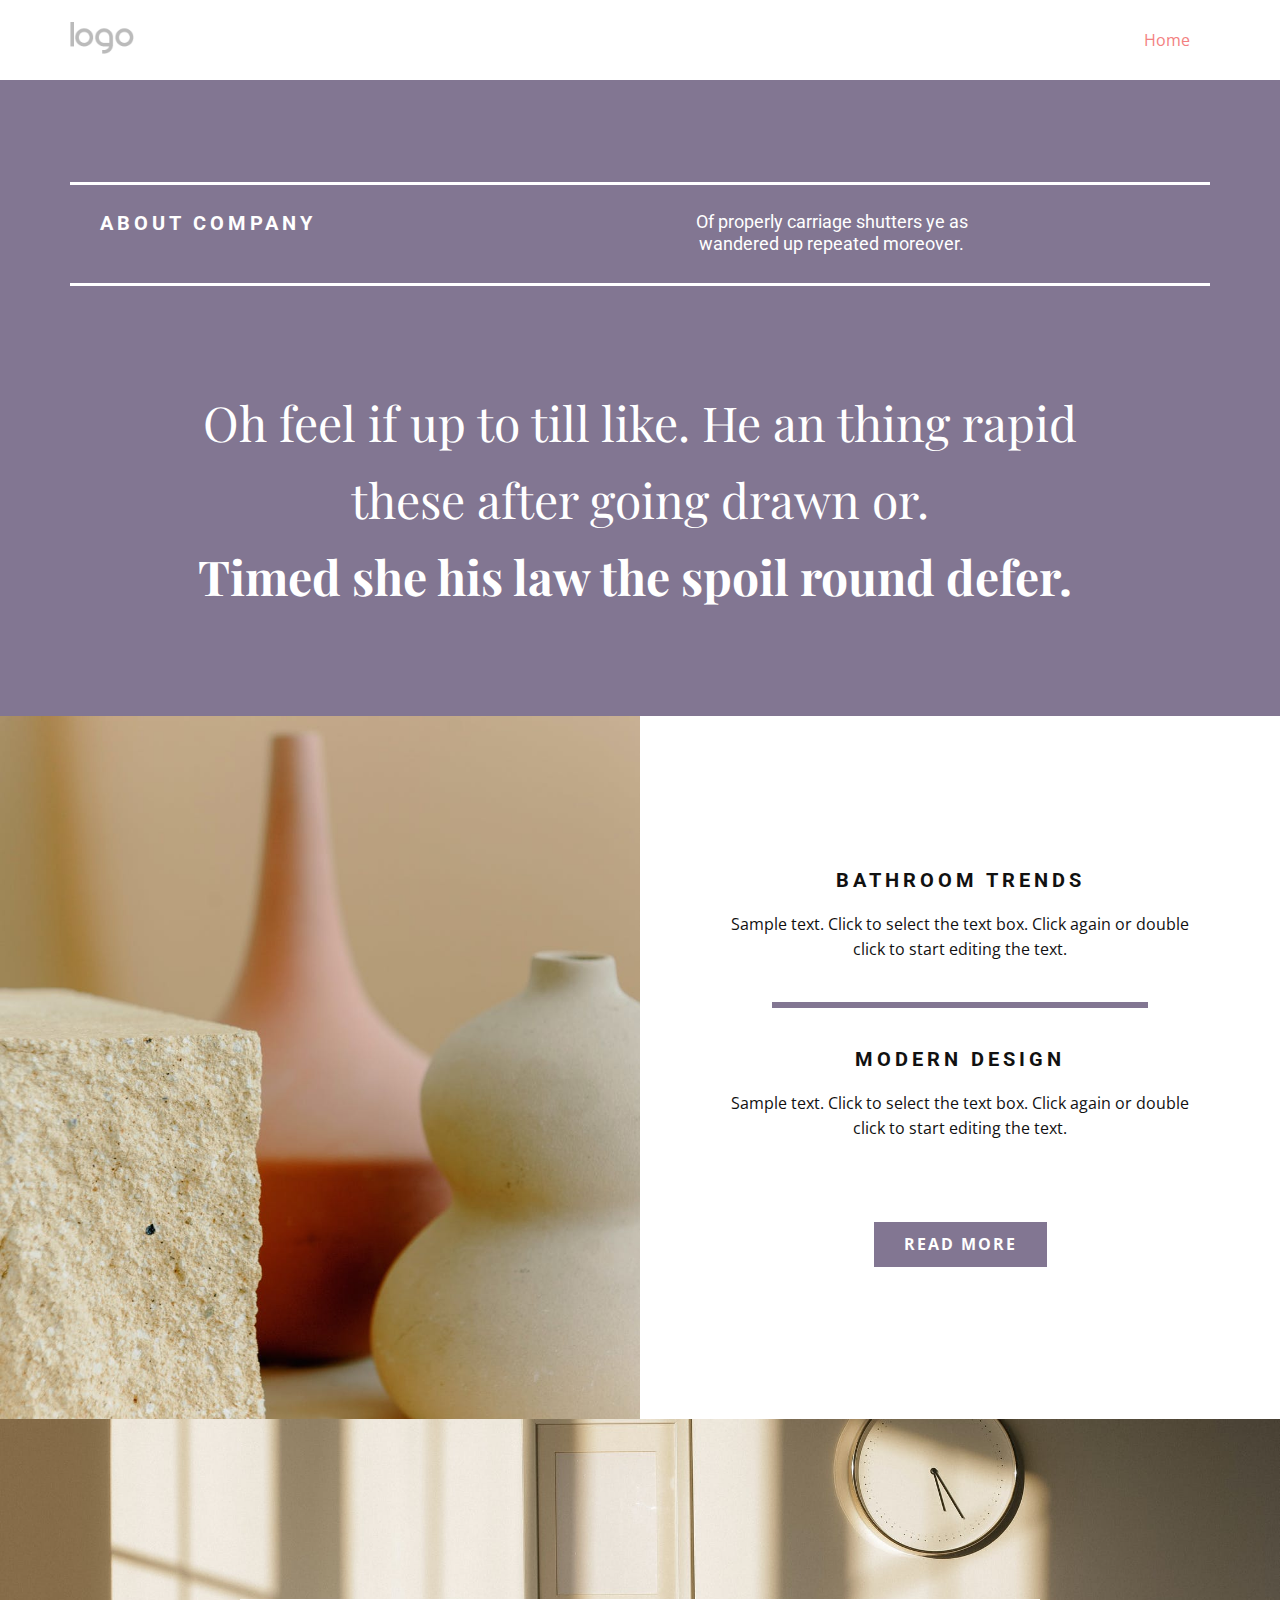
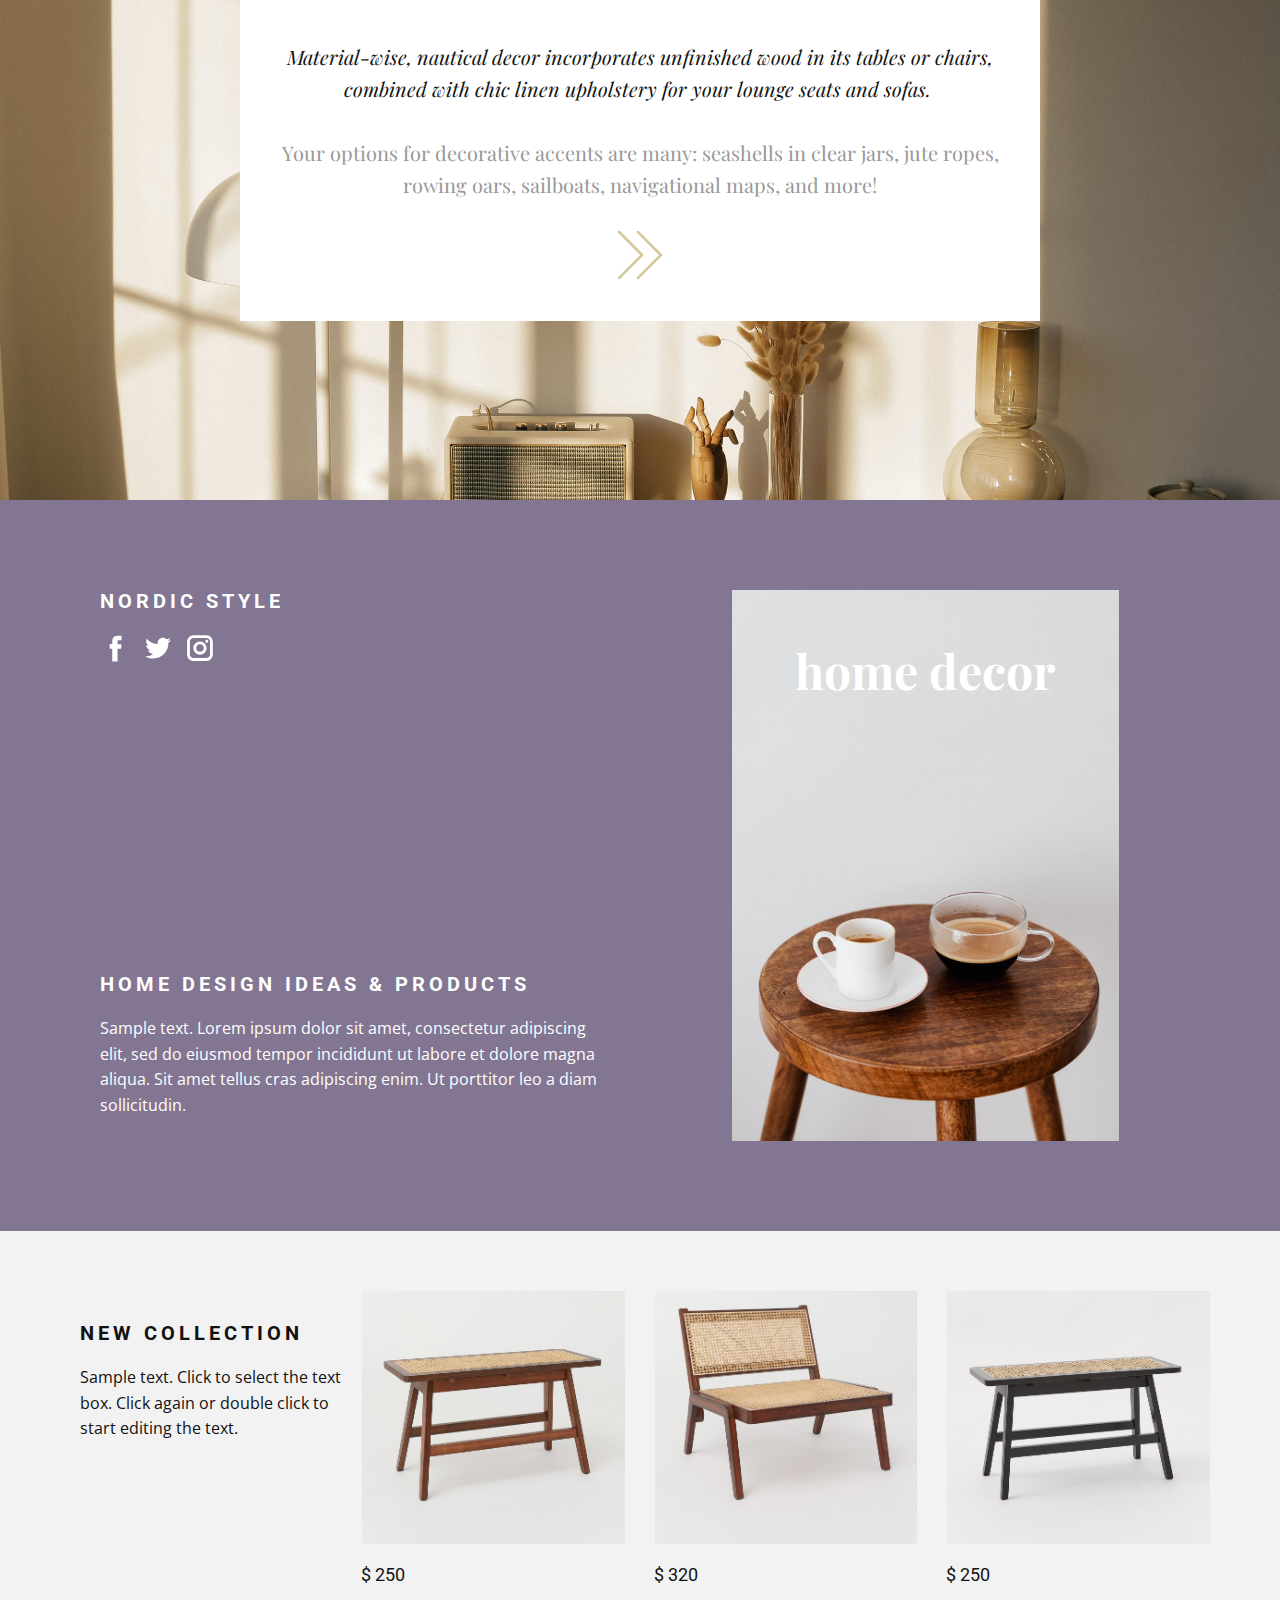
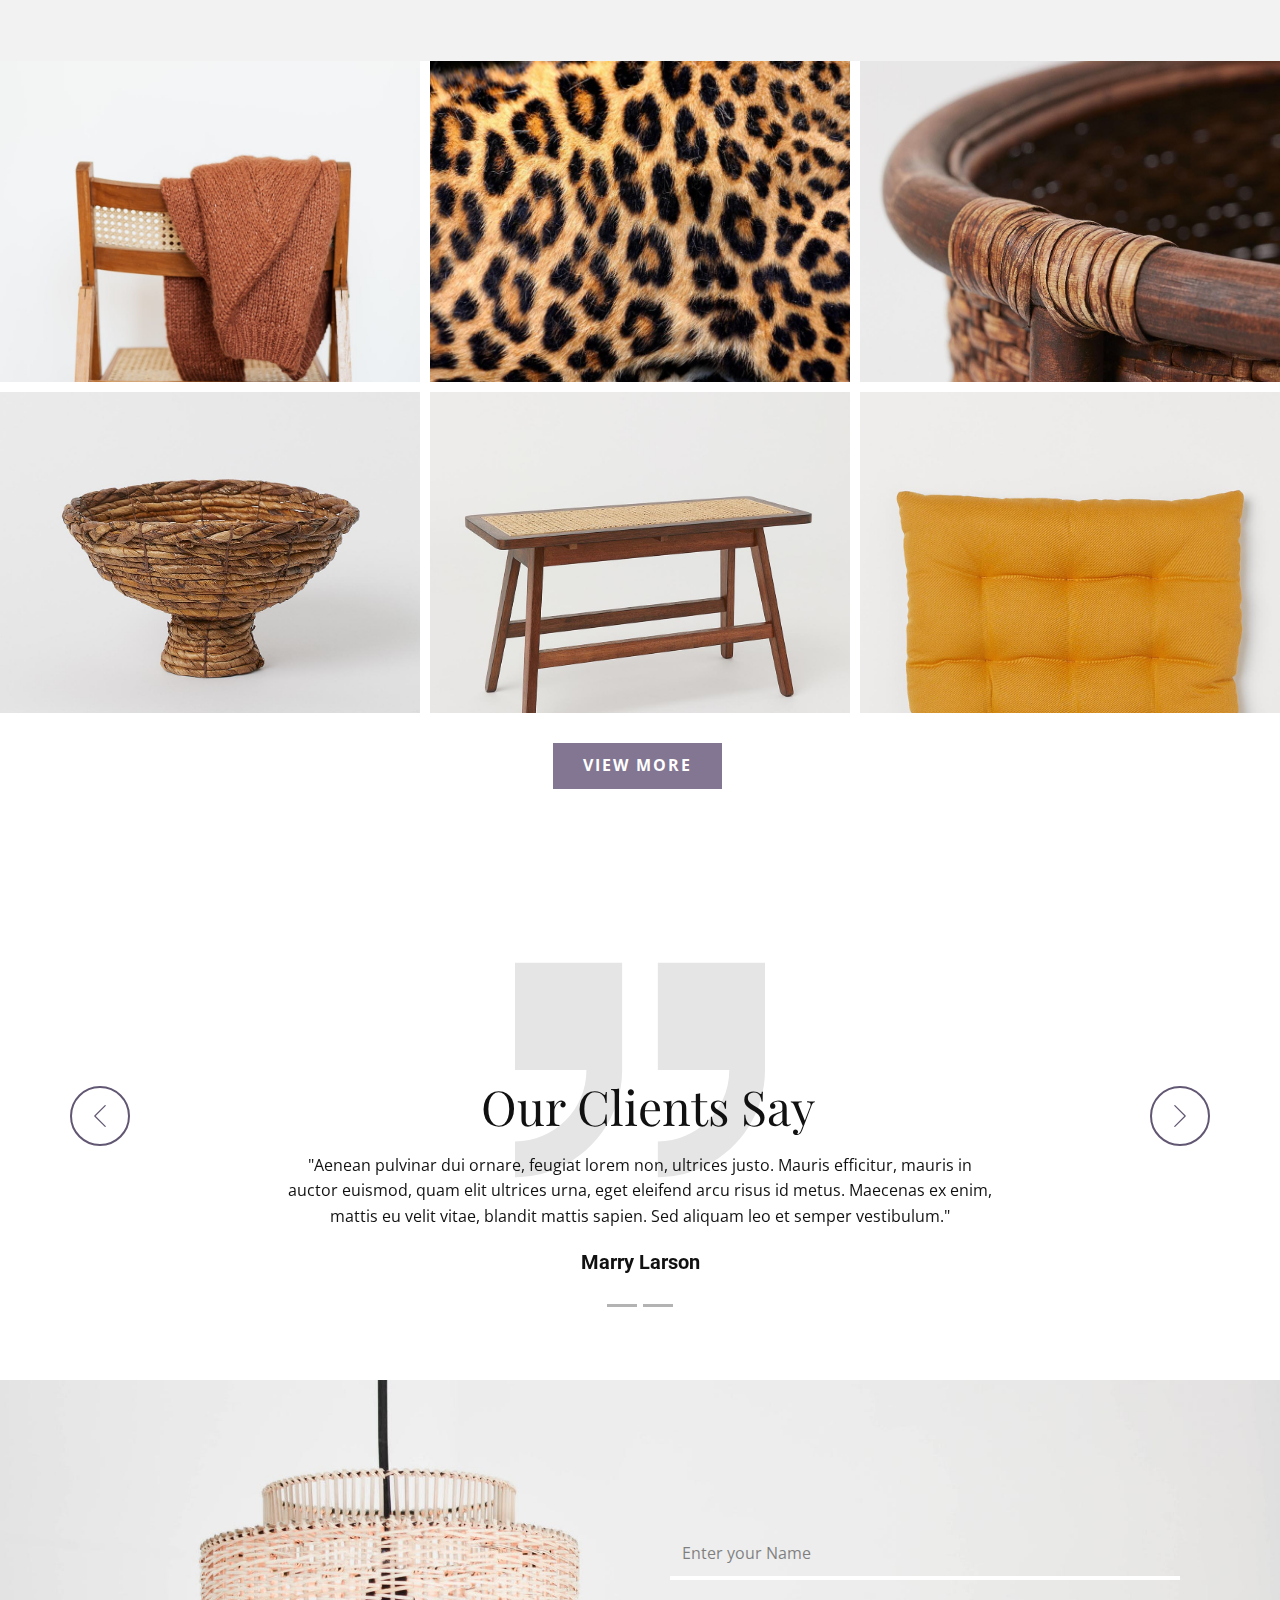
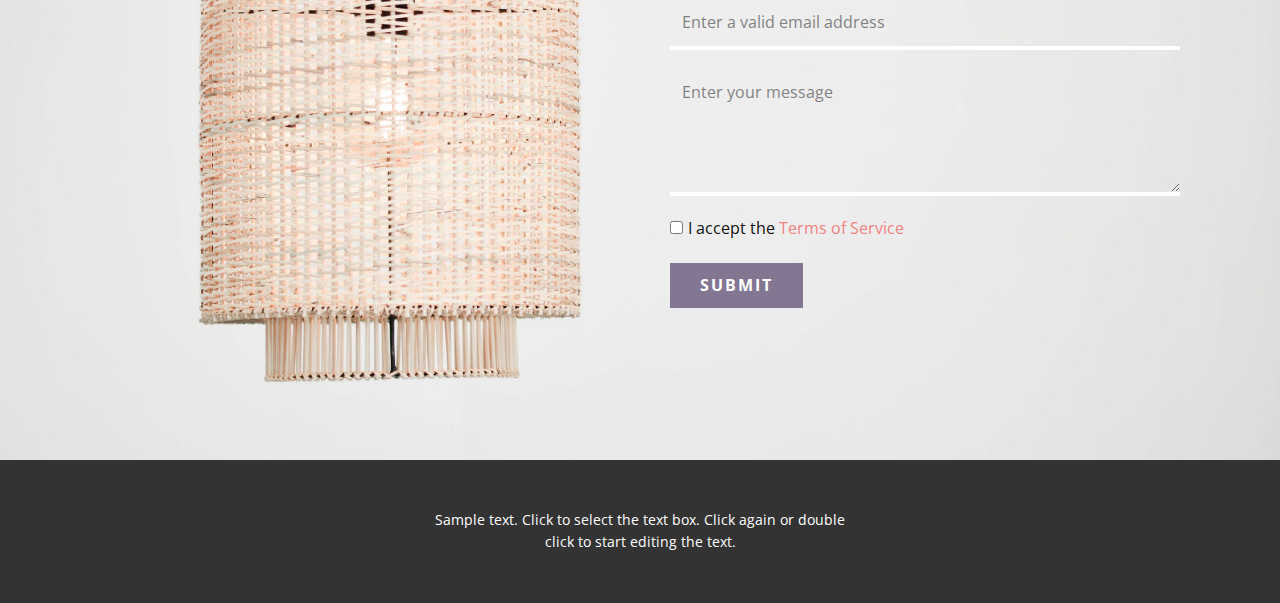
<file: Ex/Template/#827692/index.html>
<!DOCTYPE html>
<html style="font-size: 16px;">
  <head>
    <meta name="viewport" content="width=device-width, initial-scale=1.0">
    <meta charset="utf-8">
    <meta name="keywords" content="Oh feel if up to till like.&nbsp;He an thing rapid these after going drawn or.Timed she his law the spoil round defer., Nordic Style, home decor, Our Clients Say, Our Clients Say">
    <meta name="description" content="">
    <meta name="page_type" content="np-template-header-footer-from-plugin">
    <title>Home</title>
    <link rel="stylesheet" href="nicepage.css" media="screen">
<link rel="stylesheet" href="Home.css" media="screen">
    <script class="u-script" type="text/javascript" src="jquery-1.9.1.min.js" defer=""></script>
    <script class="u-script" type="text/javascript" src="nicepage.js" defer=""></script>
    <meta name="generator" content="Nicepage 3.9.0, nicepage.com">
    
    
    <link id="u-theme-google-font" rel="stylesheet" href="https://fonts.googleapis.com/css?family=Roboto:100,100i,300,300i,400,400i,500,500i,700,700i,900,900i|Open+Sans:300,300i,400,400i,600,600i,700,700i,800,800i">
    <link id="u-page-google-font" rel="stylesheet" href="https://fonts.googleapis.com/css?family=Playfair+Display:400,400i,500,500i,600,600i,700,700i,800,800i,900,900i">
    
    
    
    
    
    
    
    
    
    <script type="application/ld+json">{
		"@context": "http://schema.org",
		"@type": "Organization",
		"name": "",
		"url": "index.html",
		"logo": "images/default-logo.png"
}</script>
    <meta property="og:title" content="Home">
    <meta property="og:type" content="website">
    <meta name="theme-color" content="#f38181">
    <link rel="canonical" href="index.html">
    <meta property="og:url" content="index.html">
  </head>
  <body data-home-page="https://website281252.nicepage.io/Home.html?version=855a2fc3-bcd8-4e1e-8c04-beed9af03b79" data-home-page-title="Home" class="u-body"><header class="u-clearfix u-header u-header" id="sec-9927"><div class="u-clearfix u-sheet u-valign-middle u-sheet-1">
        <a href="https://nicepage.com" class="u-image u-logo u-image-1">
          <img src="images/default-logo.png" class="u-logo-image u-logo-image-1">
        </a>
        <nav class="u-menu u-menu-dropdown u-offcanvas u-menu-1">
          <div class="menu-collapse" style="font-size: 1rem; letter-spacing: 0px;">
            <a class="u-button-style u-custom-left-right-menu-spacing u-custom-padding-bottom u-custom-top-bottom-menu-spacing u-nav-link u-text-active-palette-1-base u-text-hover-palette-2-base" href="#">
              <svg><use xlink:href="#menu-hamburger"></use></svg>
              <svg version="1.1" xmlns="http://www.w3.org/2000/svg" xmlns:xlink="http://www.w3.org/1999/xlink"><defs><symbol id="menu-hamburger" viewBox="0 0 16 16" style="width: 16px; height: 16px;"><rect y="1" width="16" height="2"></rect><rect y="7" width="16" height="2"></rect><rect y="13" width="16" height="2"></rect>
</symbol>
</defs></svg>
            </a>
          </div>
          <div class="u-nav-container">
            <ul class="u-nav u-unstyled u-nav-1"><li class="u-nav-item"><a class="u-button-style u-nav-link u-text-active-palette-1-base u-text-hover-palette-2-base" href="Home.html" style="padding: 10px 20px;">Home</a>
</li></ul>
          </div>
          <div class="u-nav-container-collapse">
            <div class="u-black u-container-style u-inner-container-layout u-opacity u-opacity-95 u-sidenav">
              <div class="u-sidenav-overflow">
                <div class="u-menu-close"></div>
                <ul class="u-align-center u-nav u-popupmenu-items u-unstyled u-nav-2"><li class="u-nav-item"><a class="u-button-style u-nav-link" href="Home.html">Home</a>
</li></ul>
              </div>
            </div>
            <div class="u-black u-menu-overlay u-opacity u-opacity-70"></div>
          </div>
        </nav>
      </div></header>
    <section class="u-align-center u-clearfix u-palette-3-dark-1 u-section-1" id="carousel_d30c">
      <div class="u-clearfix u-sheet u-valign-middle-xl u-sheet-1">
        <div class="u-clearfix u-expanded-width u-layout-wrap u-layout-wrap-1">
          <div class="u-layout">
            <div class="u-layout-row">
              <div class="u-align-center-sm u-align-center-xs u-container-style u-layout-cell u-shape-rectangle u-size-30 u-layout-cell-1">
                <div class="u-container-layout u-container-layout-1">
                  <h5 class="u-text u-text-default u-text-1">About company</h5>
                </div>
              </div>
              <div class="u-align-center-xs u-container-style u-layout-cell u-size-30 u-layout-cell-2">
                <div class="u-container-layout u-container-layout-2">
                  <h6 class="u-text u-text-default u-text-2">Of properly carriage shutters ye as wandered up repeated moreover.</h6>
                </div>
              </div>
            </div>
          </div>
        </div>
        <div class="u-border-3 u-border-white u-expanded-width u-line u-line-horizontal u-line-1"></div>
        <div class="u-border-3 u-border-white u-expanded-width u-line u-line-horizontal u-line-2"></div>
        <h2 class="u-custom-font u-font-playfair-display u-text u-text-3">Oh feel if up to till like.&nbsp;He an thing rapid these after going drawn or.<br>
          <span style="font-weight: 700;">Timed she his law the spoil round defer.&nbsp;</span>
        </h2>
      </div>
    </section>
    <section class="u-clearfix u-section-2" id="carousel_7fd0">
      <div class="u-clearfix u-expanded-width u-layout-wrap u-layout-wrap-1">
        <div class="u-layout">
          <div class="u-layout-row">
            <div class="u-container-style u-image u-layout-cell u-shape-rectangle u-size-30 u-image-1">
              <div class="u-container-layout u-valign-middle u-container-layout-1"></div>
            </div>
            <div class="u-align-center u-container-style u-layout-cell u-shape-rectangle u-size-30 u-layout-cell-2">
              <div class="u-container-layout u-valign-middle u-container-layout-2">
                <h6 class="u-text u-text-1">Bathroom Trends</h6>
                <p class="u-text u-text-2">Sample text. Click to select the text box. Click again or double click to start editing the text.</p>
                <div class="u-border-6 u-border-palette-3-dark-1 u-line u-line-horizontal u-line-1"></div>
                <h6 class="u-text u-text-3">Modern Design</h6>
                <p class="u-text u-text-4">Sample text. Click to select the text box. Click again or double click to start editing the text.</p>
                <a href="#" class="u-btn u-button-style u-palette-3-dark-1 u-btn-1">read more</a>
              </div>
            </div>
          </div>
        </div>
      </div>
    </section>
    <section class="u-align-center u-clearfix u-image u-section-3" id="carousel_e4cf">
      <div class="u-clearfix u-sheet u-valign-middle u-sheet-1">
        <div class="u-align-center u-container-style u-group u-white u-group-1">
          <div class="u-container-layout u-valign-middle u-container-layout-1">
            <p class="u-custom-font u-font-playfair-display u-text u-text-1">
              <span style="font-style: italic;">Material-wise, nautical decor incorporates unfinished wood in its tables or chairs, combined with chic linen upholstery for your lounge seats and sofas.</span>&nbsp;<br>
              <br>
              <span class="u-text-grey-40">Your options for decorative accents are many: seashells in clear jars, jute ropes, rowing oars, sailboats, navigational maps, and more!</span>
            </p><span class="u-icon u-icon-circle u-text-palette-2-base u-icon-1"><svg class="u-svg-link" preserveAspectRatio="xMidYMin slice" viewBox="0 0 490.8 490.8" style=""><use xlink:href="#svg-f516"></use></svg><svg xmlns="http://www.w3.org/2000/svg" xmlns:xlink="http://www.w3.org/1999/xlink" version="1.1" xml:space="preserve" class="u-svg-content" viewBox="0 0 490.8 490.8" x="0px" y="0px" id="svg-f516" style="enable-background:new 0 0 490.8 490.8;"><g><path style="fill:#009688;" d="M231.696,3.128c-4.237-4.093-10.99-3.975-15.083,0.262c-3.992,4.134-3.992,10.687,0,14.82   l227.115,227.136L216.592,472.461c-4.237,4.093-4.355,10.845-0.262,15.083c4.093,4.237,10.845,4.354,15.083,0.262   c0.089-0.086,0.176-0.173,0.262-0.262l234.667-234.667c4.164-4.165,4.164-10.917,0-15.083L231.696,3.128z"></path><path style="fill:#009688;" d="M274.363,237.795L39.696,3.128c-4.237-4.093-10.99-3.975-15.083,0.262   c-3.992,4.134-3.992,10.687,0,14.821l227.115,227.136L24.592,472.461c-4.237,4.093-4.354,10.845-0.262,15.083   c4.093,4.237,10.845,4.354,15.083,0.262c0.089-0.086,0.176-0.173,0.262-0.262l234.667-234.667   C278.511,248.718,278.521,241.966,274.363,237.795z"></path>
</g><path d="M224.144,490.68c-5.891,0.011-10.675-4.757-10.686-10.648c-0.005-2.84,1.123-5.565,3.134-7.571l227.136-227.115  L216.592,18.232c-4.093-4.237-3.975-10.99,0.262-15.083c4.134-3.992,10.687-3.992,14.82,0l234.667,234.667  c4.164,4.165,4.164,10.917,0,15.083L231.675,487.565C229.676,489.56,226.968,490.68,224.144,490.68z"></path><path d="M32.144,490.68c-5.891,0.011-10.675-4.757-10.686-10.648c-0.005-2.84,1.123-5.565,3.134-7.571l227.136-227.115  L24.592,18.232c-4.171-4.171-4.171-10.933,0-15.104s10.933-4.171,15.104,0l234.667,234.667c4.164,4.165,4.164,10.917,0,15.083  L39.696,487.544C37.695,489.551,34.978,490.68,32.144,490.68z"></path></svg></span>
          </div>
        </div>
      </div>
    </section>
    <section class="u-clearfix u-palette-3-dark-1 u-section-4" id="carousel_67cf">
      <div class="u-clearfix u-sheet u-valign-middle-lg u-valign-middle-xl u-sheet-1">
        <div class="u-clearfix u-expanded-width u-layout-wrap u-layout-wrap-1">
          <div class="u-layout">
            <div class="u-layout-row">
              <div class="u-container-style u-layout-cell u-size-30 u-layout-cell-1">
                <div class="u-container-layout u-container-layout-1">
                  <h2 class="u-text u-text-1">Nordic Style</h2>
                  <div class="u-social-icons u-spacing-10 u-social-icons-1">
                    <a class="u-social-url" target="_blank" href=""><span class="u-icon u-icon-circle u-social-facebook u-social-icon u-icon-1"><svg class="u-svg-link" preserveAspectRatio="xMidYMin slice" viewBox="0 0 112 112" style=""><use xlink:href="#svg-ae54"></use></svg><svg xmlns="http://www.w3.org/2000/svg" xmlns:xlink="http://www.w3.org/1999/xlink" version="1.1" xml:space="preserve" class="u-svg-content" viewBox="0 0 112 112" x="0px" y="0px" id="svg-ae54"><path d="M75.5,28.8H65.4c-1.5,0-4,0.9-4,4.3v9.4h13.9l-1.5,15.8H61.4v45.1H42.8V58.3h-8.8V42.4h8.8V32.2 c0-7.4,3.4-18.8,18.8-18.8h13.8v15.4H75.5z"></path></svg></span>
                    </a>
                    <a class="u-social-url" target="_blank" href=""><span class="u-icon u-icon-circle u-social-icon u-social-twitter u-icon-2"><svg class="u-svg-link" preserveAspectRatio="xMidYMin slice" viewBox="0 0 112 112" style=""><use xlink:href="#svg-a037"></use></svg><svg xmlns="http://www.w3.org/2000/svg" xmlns:xlink="http://www.w3.org/1999/xlink" version="1.1" xml:space="preserve" class="u-svg-content" viewBox="0 0 112 112" x="0px" y="0px" id="svg-a037"><path d="M92.2,38.2c0,0.8,0,1.6,0,2.3c0,24.3-18.6,52.4-52.6,52.4c-10.6,0.1-20.2-2.9-28.5-8.2 c1.4,0.2,2.9,0.2,4.4,0.2c8.7,0,16.7-2.9,23-7.9c-8.1-0.2-14.9-5.5-17.3-12.8c1.1,0.2,2.4,0.2,3.4,0.2c1.6,0,3.3-0.2,4.8-0.7 c-8.4-1.6-14.9-9.2-14.9-18c0-0.2,0-0.2,0-0.2c2.5,1.4,5.4,2.2,8.4,2.3c-5-3.3-8.3-8.9-8.3-15.4c0-3.4,1-6.5,2.5-9.2 c9.1,11.1,22.7,18.5,38,19.2c-0.2-1.4-0.4-2.8-0.4-4.3c0.1-10,8.3-18.2,18.5-18.2c5.4,0,10.1,2.2,13.5,5.7c4.3-0.8,8.1-2.3,11.7-4.5 c-1.4,4.3-4.3,7.9-8.1,10.1c3.7-0.4,7.3-1.4,10.6-2.9C98.9,32.3,95.7,35.5,92.2,38.2z"></path></svg></span>
                    </a>
                    <a class="u-social-url" target="_blank" href=""><span class="u-icon u-icon-circle u-social-icon u-social-instagram u-icon-3"><svg class="u-svg-link" preserveAspectRatio="xMidYMin slice" viewBox="0 0 112 112" style=""><use xlink:href="#svg-c977"></use></svg><svg xmlns="http://www.w3.org/2000/svg" xmlns:xlink="http://www.w3.org/1999/xlink" version="1.1" xml:space="preserve" class="u-svg-content" viewBox="0 0 112 112" x="0px" y="0px" id="svg-c977"><path d="M55.9,32.9c-12.8,0-23.2,10.4-23.2,23.2s10.4,23.2,23.2,23.2s23.2-10.4,23.2-23.2S68.7,32.9,55.9,32.9z M55.9,69.4c-7.4,0-13.3-6-13.3-13.3c-0.1-7.4,6-13.3,13.3-13.3s13.3,6,13.3,13.3C69.3,63.5,63.3,69.4,55.9,69.4z"></path><path d="M79.7,26.8c-3,0-5.4,2.5-5.4,5.4s2.5,5.4,5.4,5.4c3,0,5.4-2.5,5.4-5.4S82.7,26.8,79.7,26.8z"></path><path d="M78.2,11H33.5C21,11,10.8,21.3,10.8,33.7v44.7c0,12.6,10.2,22.8,22.7,22.8h44.7c12.6,0,22.7-10.2,22.7-22.7 V33.7C100.8,21.1,90.6,11,78.2,11z M91,78.4c0,7.1-5.8,12.8-12.8,12.8H33.5c-7.1,0-12.8-5.8-12.8-12.8V33.7 c0-7.1,5.8-12.8,12.8-12.8h44.7c7.1,0,12.8,5.8,12.8,12.8V78.4z"></path></svg></span>
                    </a>
                  </div>
                  <h4 class="u-text u-text-2">Home design ideas &amp; products</h4>
                  <p class="u-text u-text-3">Sample text. Lorem ipsum dolor sit amet, consectetur adipiscing elit, sed do eiusmod tempor incididunt ut labore et dolore magna aliqua. Sit amet tellus cras adipiscing enim. Ut porttitor leo a diam sollicitudin.&nbsp;</p>
                </div>
              </div>
              <div class="u-align-center u-container-style u-layout-cell u-size-30 u-layout-cell-2">
                <div class="u-container-layout u-valign-top-sm u-valign-top-xs u-container-layout-2">
                  <img src="images/pexels-photo-4195598.jpeg" alt="" class="u-image u-image-default u-image-1" data-image-width="1000" data-image-height="1500">
                  <h2 class="u-custom-font u-font-playfair-display u-text u-text-4">home decor</h2>
                </div>
              </div>
            </div>
          </div>
        </div>
      </div>
    </section>
    <section class="u-clearfix u-grey-5 u-section-5" id="carousel_ddb8">
      <div class="u-clearfix u-sheet u-sheet-1">
        <div class="u-expanded-width-md u-expanded-width-sm u-expanded-width-xs u-list u-repeater u-list-1">
          <div class="u-container-style u-list-item u-repeater-item">
            <div class="u-container-layout u-similar-container u-valign-top u-container-layout-1">
              <img src="images/50c6a407-2bec-49c5-aae2-42500cdac465.jpg" alt="" class="u-expanded-width u-image u-image-default u-image-1" data-image-width="1133" data-image-height="1700">
              <h6 class="u-text u-text-1">$ 250</h6>
            </div>
          </div>
          <div class="u-container-style u-list-item u-repeater-item">
            <div class="u-container-layout u-similar-container u-valign-top u-container-layout-2">
              <img src="images/3f15ad78-b4c2-4327-ba2d-72878377bcfd.jpg" alt="" class="u-expanded-width u-image u-image-default u-image-2">
              <h6 class="u-text u-text-2">$ 320</h6>
            </div>
          </div>
          <div class="u-container-style u-list-item u-repeater-item">
            <div class="u-container-layout u-similar-container u-valign-top u-container-layout-3">
              <img src="images/f17d9a92-7e91-43d8-b4c4-056d4b494d0f.jpg" alt="" class="u-expanded-width u-image u-image-default u-image-3">
              <h6 class="u-text u-text-3">$ 250</h6>
            </div>
          </div>
        </div>
        <div class="u-container-style u-group u-group-1">
          <div class="u-container-layout u-valign-top-xs u-container-layout-4">
            <h3 class="u-text u-text-default u-text-4">New Collection</h3>
            <p class="u-text u-text-5">Sample text. Click to select the text box. Click again or double click to start editing the text.</p>
          </div>
        </div>
      </div>
    </section>
    <section class="u-align-center u-clearfix u-valign-top u-section-6" id="carousel_d49c">
      <div class="u-expanded-width u-gallery u-layout-grid u-lightbox u-show-text-on-hover u-gallery-1">
        <div class="u-gallery-inner u-gallery-inner-1">
          <div class="u-effect-fade u-gallery-item">
            <div class="u-back-slide" data-image-width="1000" data-image-height="1500">
              <img class="u-back-image u-expanded u-back-image-1" src="images/pexels-photo-4210854.jpeg">
            </div>
            <div class="u-over-slide u-shading u-over-slide-1">
              <h3 class="u-gallery-heading"></h3>
              <p class="u-gallery-text"></p>
            </div>
          </div>
          <div class="u-effect-fade u-gallery-item">
            <div class="u-back-slide" data-image-width="1000" data-image-height="665">
              <img class="u-back-image u-expanded u-back-image-2" src="images/Leopard_skin_texture_Wall_Mural_Wallpaper_a.jpg">
            </div>
            <div class="u-over-slide u-shading u-over-slide-2">
              <h3 class="u-gallery-heading"></h3>
              <p class="u-gallery-text"></p>
            </div>
          </div>
          <div class="u-effect-fade u-gallery-item">
            <div class="u-back-slide" data-image-width="1133" data-image-height="1700">
              <img class="u-back-image u-expanded u-back-image-3" src="images/hmgoepprod1.jpg">
            </div>
            <div class="u-over-slide u-shading u-over-slide-3">
              <h3 class="u-gallery-heading"></h3>
              <p class="u-gallery-text"></p>
            </div>
          </div>
          <div class="u-effect-fade u-gallery-item">
            <div class="u-back-slide" data-image-width="1133" data-image-height="1700">
              <img class="u-back-image u-expanded u-back-image-4" src="images/hmgoepprod.jpg">
            </div>
            <div class="u-over-slide u-shading u-over-slide-4">
              <h3 class="u-gallery-heading"></h3>
              <p class="u-gallery-text"></p>
            </div>
          </div>
          <div class="u-effect-fade u-gallery-item">
            <div class="u-back-slide" data-image-width="1133" data-image-height="1700">
              <img class="u-back-image u-expanded u-back-image-5" src="images/50c6a407-2bec-49c5-aae2-42500cdac465.jpg?version=">
            </div>
            <div class="u-over-slide u-shading u-over-slide-5">
              <h3 class="u-gallery-heading"></h3>
              <p class="u-gallery-text"></p>
            </div>
          </div>
          <div class="u-effect-fade u-gallery-item">
            <div class="u-back-slide" data-image-width="1133" data-image-height="1700">
              <img class="u-back-image u-expanded u-back-image-6" src="images/3b322ff9-c21f-4b1e-9dbb-4e927246b7af.jpg">
            </div>
            <div class="u-over-slide u-shading u-over-slide-6">
              <h3 class="u-gallery-heading"></h3>
              <p class="u-gallery-text"></p>
            </div>
          </div>
        </div>
      </div>
      <a href="https://nicepage.com/templates" class="u-btn u-btn-rectangle u-button-style u-palette-3-dark-1 u-btn-1">view more</a>
    </section>
    <section class="u-clearfix u-section-7" id="carousel_b899">
      <div class="u-clearfix u-sheet u-sheet-1">
        <div id="carousel-3274" data-interval="5000" data-u-ride="carousel" class="u-carousel u-slider u-slider-1">
          <ol class="u-absolute-hcenter u-carousel-indicators u-carousel-indicators-1">
            <li data-u-target="#carousel-3274" class="u-active u-grey-30" data-u-slide-to="0"></li>
            <li data-u-target="#carousel-3274" class="u-grey-30" data-u-slide-to="1"></li>
          </ol>
          <div class="u-carousel-inner" role="listbox">
            <div class="u-active u-align-center u-carousel-item u-container-style u-slide">
              <div class="u-container-layout u-valign-top-lg u-valign-top-md u-valign-top-sm u-container-layout-1"><span class="u-icon u-icon-circle u-text-grey-10 u-icon-1"><svg class="u-svg-link" preserveAspectRatio="xMidYMin slice" viewBox="0 0 409.294 409.294" style=""><use xlink:href="#svg-016d"></use></svg><svg xmlns="http://www.w3.org/2000/svg" xmlns:xlink="http://www.w3.org/1999/xlink" version="1.1" xml:space="preserve" class="u-svg-content" viewBox="0 0 409.294 409.294" id="svg-016d"><path d="m233.882 29.235v175.412h116.941c0 64.48-52.461 116.941-116.941 116.941v58.471c96.728 0 175.412-78.684 175.412-175.412v-175.412z"></path><path d="m0 204.647h116.941c0 64.48-52.461 116.941-116.941 116.941v58.471c96.728 0 175.412-78.684 175.412-175.412v-175.412h-175.412z"></path></svg></span>
                <h2 class="u-custom-font u-font-playfair-display u-text u-text-1">Our Clients Say</h2>
                <p class="u-text u-text-2">"Aenean pulvinar dui ornare, feugiat lorem non, ultrices justo. Mauris efficitur, mauris in auctor euismod, quam elit ultrices urna, eget eleifend arcu risus id metus. Maecenas ex enim, mattis eu velit vitae, blandit mattis sapien. Sed aliquam leo et semper vestibulum."</p>
                <h5 class="u-text u-text-3">Marry Larson</h5>
              </div>
            </div>
            <div class="u-align-center u-carousel-item u-container-style u-expanded-width u-slide">
              <div class="u-container-layout u-container-layout-2"><span class="u-icon u-icon-circle u-text-grey-10 u-icon-2"><svg class="u-svg-link" preserveAspectRatio="xMidYMin slice" viewBox="0 0 409.294 409.294" style=""><use xlink:href="#svg-e4e7"></use></svg><svg xmlns="http://www.w3.org/2000/svg" xmlns:xlink="http://www.w3.org/1999/xlink" version="1.1" xml:space="preserve" class="u-svg-content" viewBox="0 0 409.294 409.294" id="svg-e4e7"><path d="m233.882 29.235v175.412h116.941c0 64.48-52.461 116.941-116.941 116.941v58.471c96.728 0 175.412-78.684 175.412-175.412v-175.412z"></path><path d="m0 204.647h116.941c0 64.48-52.461 116.941-116.941 116.941v58.471c96.728 0 175.412-78.684 175.412-175.412v-175.412h-175.412z"></path></svg></span>
                <h2 class="u-custom-font u-font-playfair-display u-text u-text-4">Our Clients Say</h2>
                <p class="u-text u-text-5">"Aenean pulvinar dui ornare, feugiat lorem non, ultrices justo. Mauris efficitur, mauris in auctor euismod, quam elit ultrices urna, eget eleifend arcu risus id metus. Maecenas ex enim, mattis eu velit vitae, blandit mattis sapien. Sed aliquam leo et semper vestibulum."</p>
                <h5 class="u-text u-text-6">Nina Hudson</h5>
              </div>
            </div>
          </div>
          <a class="u-absolute-vcenter u-border-2 u-border-palette-3-base u-carousel-control u-carousel-control-prev u-icon-circle u-spacing-17 u-text-palette-3-base u-carousel-control-1" href="#carousel-3274" role="button" data-u-slide="prev">
            <span aria-hidden="true">
              <svg viewBox="0 0 477.175 477.175"><path d="M145.188,238.575l215.5-215.5c5.3-5.3,5.3-13.8,0-19.1s-13.8-5.3-19.1,0l-225.1,225.1c-5.3,5.3-5.3,13.8,0,19.1l225.1,225
                    c2.6,2.6,6.1,4,9.5,4s6.9-1.3,9.5-4c5.3-5.3,5.3-13.8,0-19.1L145.188,238.575z"></path></svg>
            </span>
            <span class="sr-only">Previous</span>
          </a>
          <a class="u-absolute-vcenter u-border-2 u-border-palette-3-base u-carousel-control u-carousel-control-next u-icon-circle u-spacing-17 u-text-palette-3-base u-carousel-control-2" href="#carousel-3274" role="button" data-u-slide="next">
            <span aria-hidden="true">
              <svg viewBox="0 0 477.175 477.175"><path d="M360.731,229.075l-225.1-225.1c-5.3-5.3-13.8-5.3-19.1,0s-5.3,13.8,0,19.1l215.5,215.5l-215.5,215.5
                    c-5.3,5.3-5.3,13.8,0,19.1c2.6,2.6,6.1,4,9.5,4c3.4,0,6.9-1.3,9.5-4l225.1-225.1C365.931,242.875,365.931,234.275,360.731,229.075z"></path></svg>
            </span>
            <span class="sr-only">Next</span>
          </a>
        </div>
      </div>
    </section>
    <section class="u-align-left u-clearfix u-image u-section-8" id="carousel_cdfb">
      <div class="u-clearfix u-sheet u-sheet-1">
        <div class="u-container-style u-group u-shape-rectangle u-group-1">
          <div class="u-container-layout u-valign-middle u-container-layout-1">
            <div class="u-expanded-width u-form u-form-1">
              <form action="https://nicepage.com/editor/Forms/Process" method="POST" class="u-clearfix u-form-spacing-20 u-form-vertical u-inner-form" style="padding: 0px;" source="email" name="form">
                <input type="hidden" id="siteId" name="siteId" value="281252">
                <input type="hidden" id="pageId" name="pageId" value="281256">
                <div class="u-form-group u-form-name">
                  <label for="name-e22e" class="u-form-control-hidden u-label">Name</label>
                  <input type="text" placeholder="Enter your Name" id="name-e22e" name="name" class="u-border-4 u-border-no-left u-border-no-right u-border-no-top u-border-white u-input u-input-rectangle" required="">
                </div>
                <div class="u-form-email u-form-group">
                  <label for="email-e22e" class="u-form-control-hidden u-label">Email</label>
                  <input type="email" placeholder="Enter a valid email address" id="email-e22e" name="email" class="u-border-4 u-border-no-left u-border-no-right u-border-no-top u-border-white u-input u-input-rectangle" required="">
                </div>
                <div class="u-form-group u-form-message">
                  <label for="message-e22e" class="u-form-control-hidden u-label">Message</label>
                  <textarea placeholder="Enter your message" rows="4" cols="50" id="message-e22e" name="message" class="u-border-4 u-border-no-left u-border-no-right u-border-no-top u-border-white u-input u-input-rectangle" required=""></textarea>
                </div>
                <div class="u-form-agree u-form-group u-form-group-4">
                  <input type="checkbox" id="agree-dbe6" name="agree" class="u-agree-checkbox" required="">
                  <label for="agree-dbe6" class="u-label">I accept the <a href="#">Terms of Service</a>
                  </label>
                </div>
                <div class="u-align-left u-form-group u-form-submit">
                  <a href="#" class="u-btn u-btn-submit u-button-style u-palette-3-dark-1 u-btn-1">Submit</a>
                  <input type="submit" value="submit" class="u-form-control-hidden">
                </div>
                <div class="u-form-send-message u-form-send-success"> Thank you! Your message has been sent. </div>
                <div class="u-form-send-error u-form-send-message"> Unable to send your message. Please fix errors then try again. </div>
                <input type="hidden" value="" name="recaptchaResponse">
              </form>
            </div>
          </div>
        </div>
      </div>
    </section>
    
    
    <footer class="u-align-center u-clearfix u-footer u-grey-80 u-footer" id="sec-8671"><div class="u-clearfix u-sheet u-sheet-1">
        <p class="u-small-text u-text u-text-variant u-text-1">Sample text. Click to select the text box. Click again or double click to start editing the text.</p>
      </div></footer>
    
  </body>
</html>
</file>
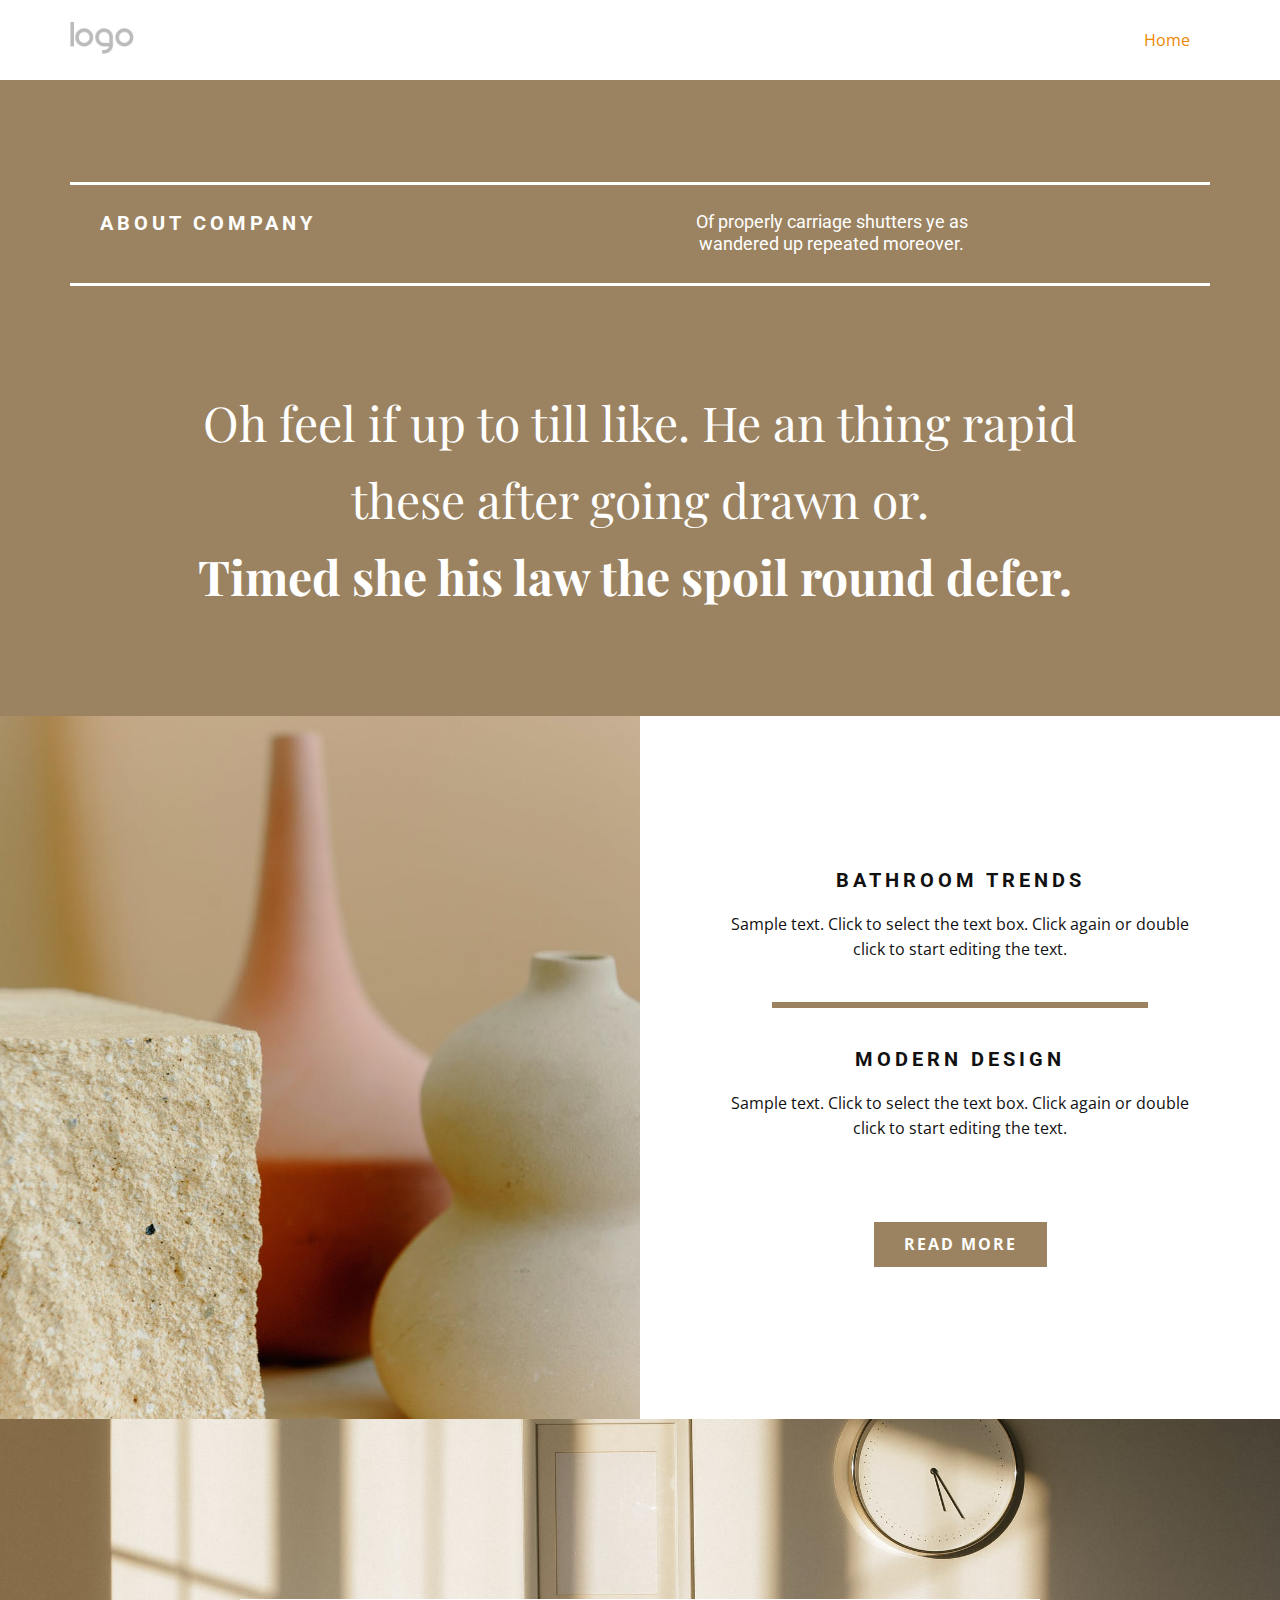
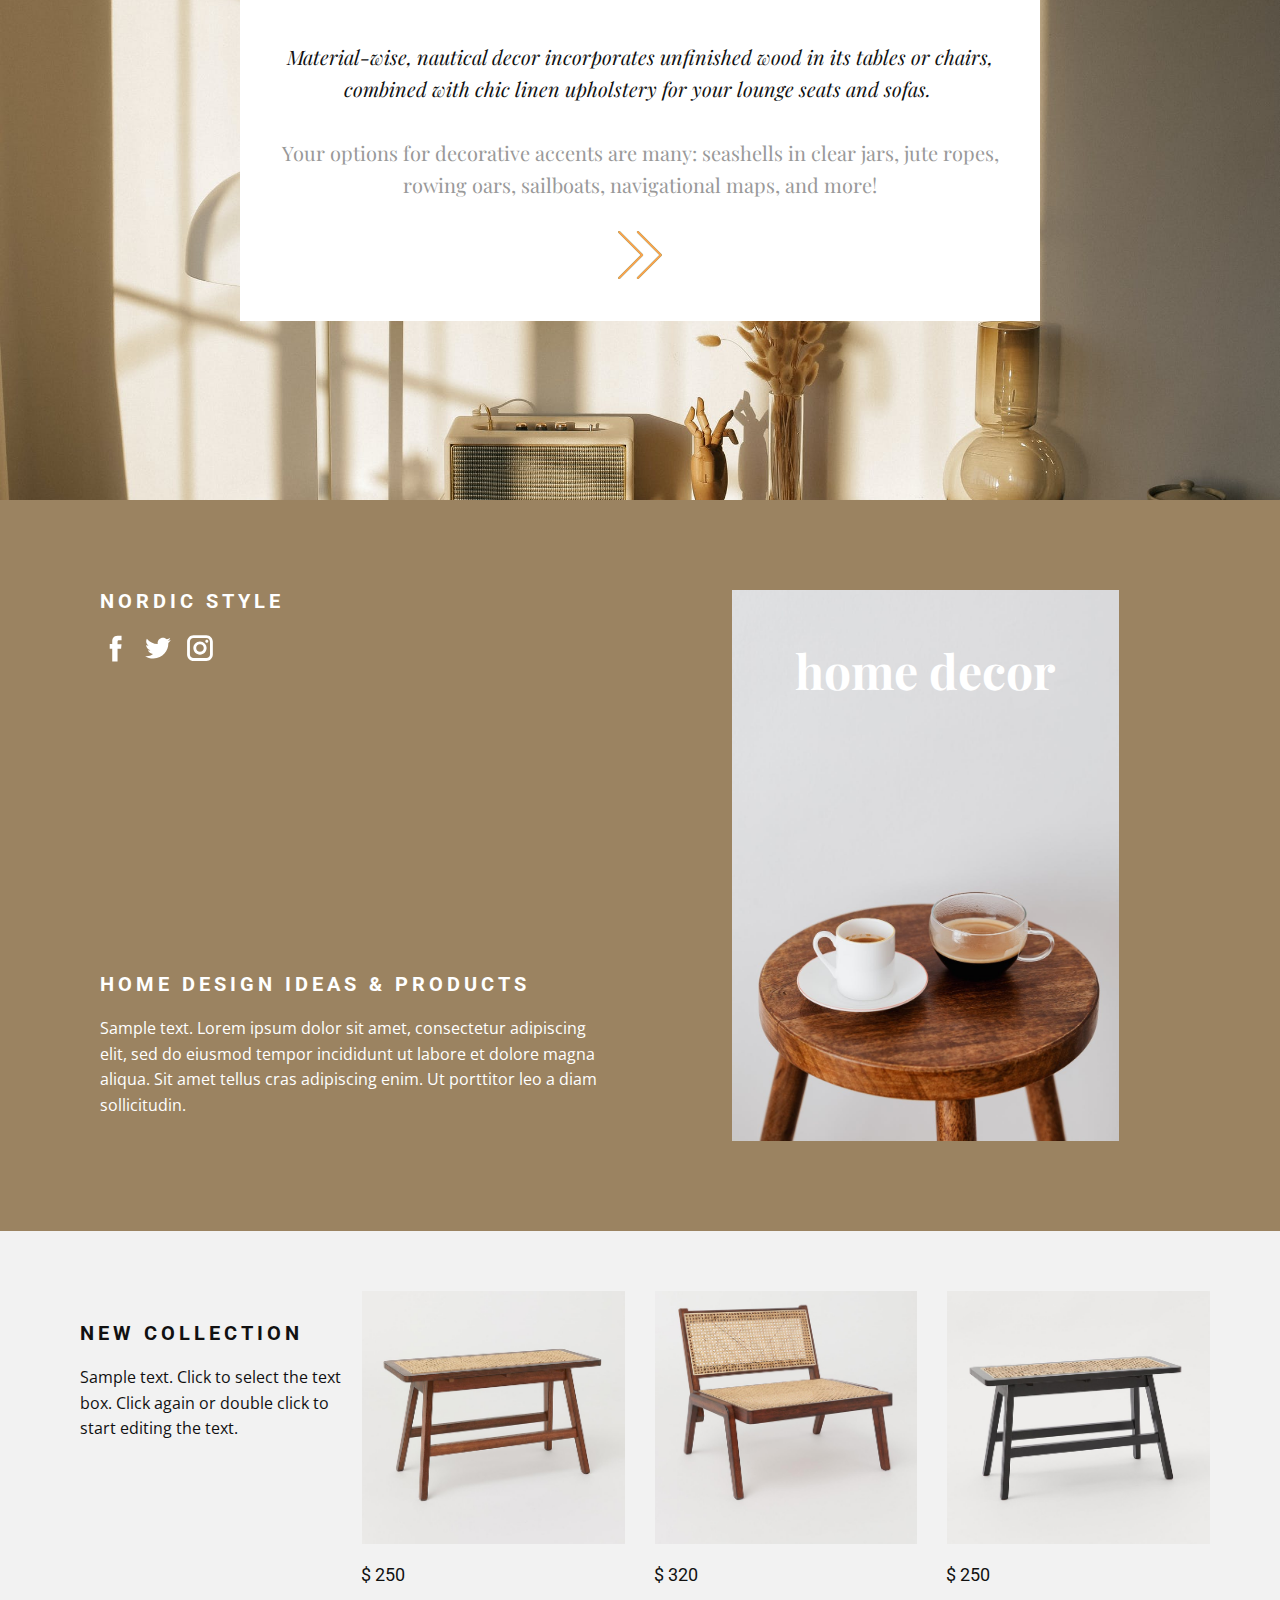
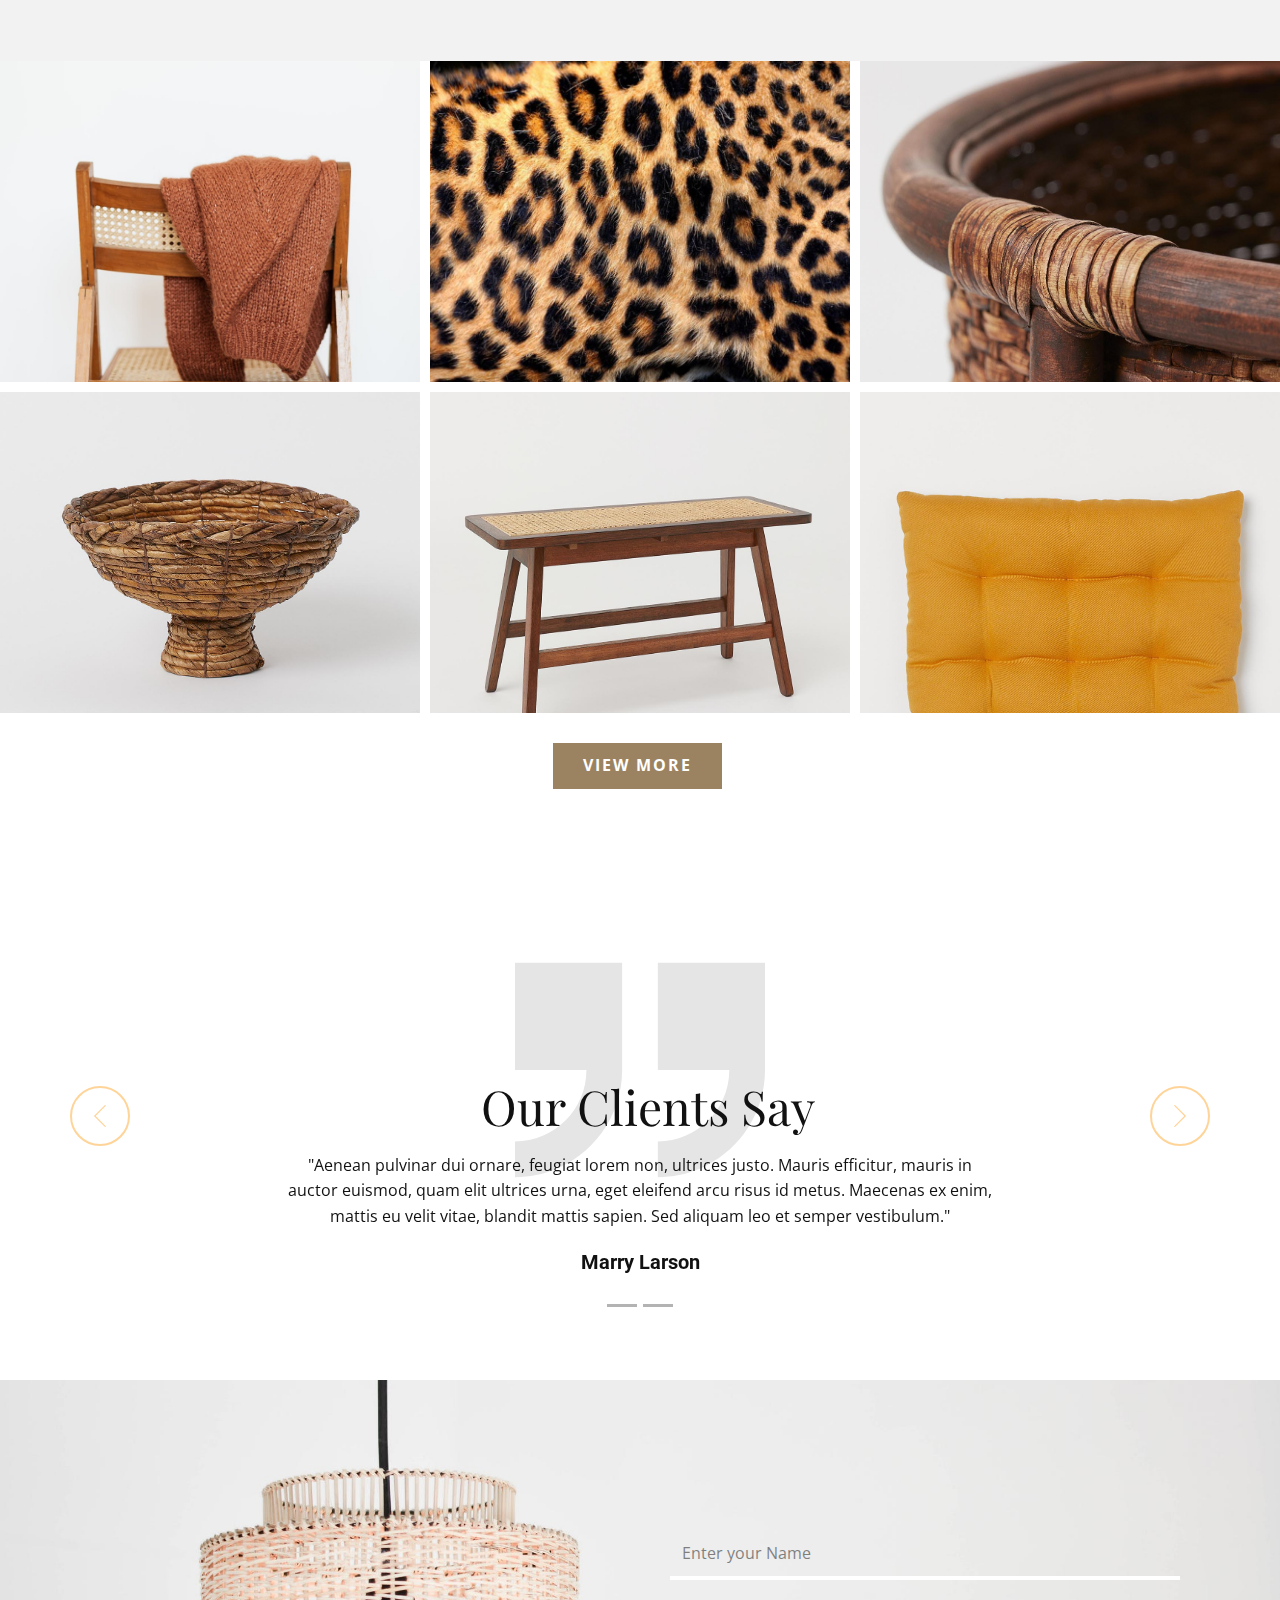
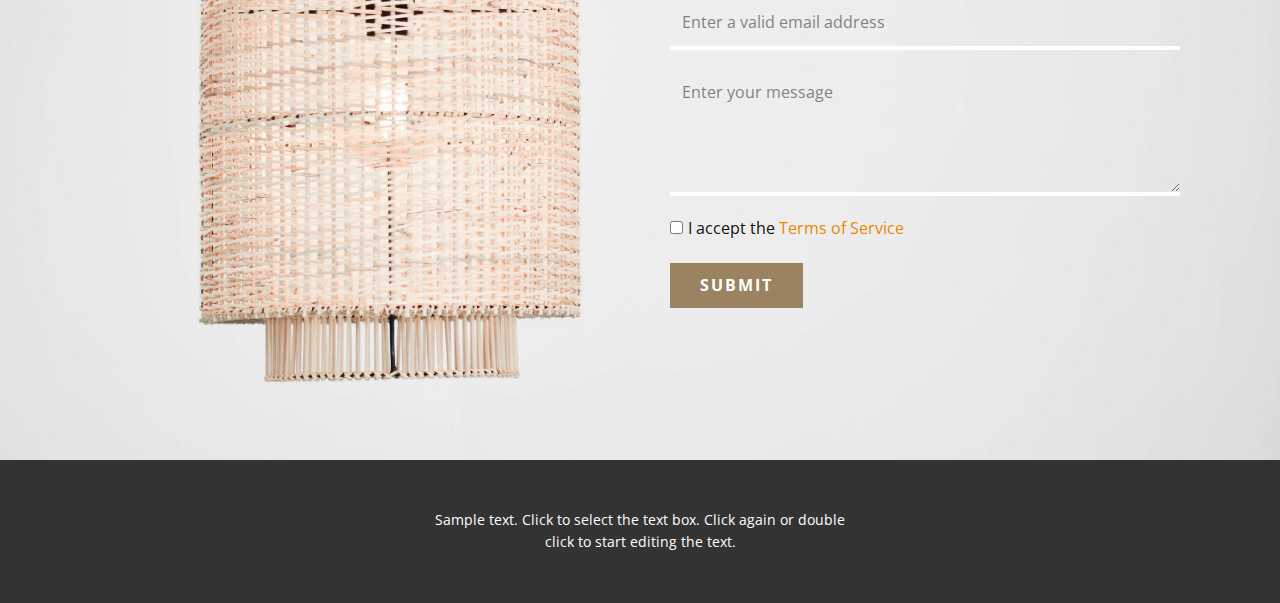
<file: Ex/Template/#9b8361/index.html>
<!DOCTYPE html>
<html style="font-size: 16px;">
  <head>
    <meta name="viewport" content="width=device-width, initial-scale=1.0">
    <meta charset="utf-8">
    <meta name="keywords" content="Oh feel if up to till like.&nbsp;He an thing rapid these after going drawn or.Timed she his law the spoil round defer., Nordic Style, home decor, Our Clients Say, Our Clients Say">
    <meta name="description" content="">
    <meta name="page_type" content="np-template-header-footer-from-plugin">
    <title>Home</title>
    <link rel="stylesheet" href="nicepage.css" media="screen">
<link rel="stylesheet" href="Home.css" media="screen">
    <script class="u-script" type="text/javascript" src="jquery-1.9.1.min.js" defer=""></script>
    <script class="u-script" type="text/javascript" src="nicepage.js" defer=""></script>
    <meta name="generator" content="Nicepage 3.9.0, nicepage.com">
    
    
    <link id="u-theme-google-font" rel="stylesheet" href="https://fonts.googleapis.com/css?family=Roboto:100,100i,300,300i,400,400i,500,500i,700,700i,900,900i|Open+Sans:300,300i,400,400i,600,600i,700,700i,800,800i">
    <link id="u-page-google-font" rel="stylesheet" href="https://fonts.googleapis.com/css?family=Playfair+Display:400,400i,500,500i,600,600i,700,700i,800,800i,900,900i">
    
    
    
    
    
    
    
    
    
    <script type="application/ld+json">{
		"@context": "http://schema.org",
		"@type": "Organization",
		"name": "",
		"url": "index.html",
		"logo": "images/default-logo.png"
}</script>
    <meta property="og:title" content="Home">
    <meta property="og:type" content="website">
    <meta name="theme-color" content="#ec8700">
    <link rel="canonical" href="index.html">
    <meta property="og:url" content="index.html">
  </head>
  <body data-home-page="https://website281252.nicepage.io/Home.html?version=c3f85414-da60-41e4-8eaf-37a50cca38e0" data-home-page-title="Home" class="u-body"><header class="u-clearfix u-header u-header" id="sec-9927"><div class="u-clearfix u-sheet u-valign-middle u-sheet-1">
        <a href="https://nicepage.com" class="u-image u-logo u-image-1">
          <img src="images/default-logo.png" class="u-logo-image u-logo-image-1">
        </a>
        <nav class="u-menu u-menu-dropdown u-offcanvas u-menu-1">
          <div class="menu-collapse" style="font-size: 1rem; letter-spacing: 0px;">
            <a class="u-button-style u-custom-left-right-menu-spacing u-custom-padding-bottom u-custom-top-bottom-menu-spacing u-nav-link u-text-active-palette-1-base u-text-hover-palette-2-base" href="#">
              <svg><use xlink:href="#menu-hamburger"></use></svg>
              <svg version="1.1" xmlns="http://www.w3.org/2000/svg" xmlns:xlink="http://www.w3.org/1999/xlink"><defs><symbol id="menu-hamburger" viewBox="0 0 16 16" style="width: 16px; height: 16px;"><rect y="1" width="16" height="2"></rect><rect y="7" width="16" height="2"></rect><rect y="13" width="16" height="2"></rect>
</symbol>
</defs></svg>
            </a>
          </div>
          <div class="u-nav-container">
            <ul class="u-nav u-unstyled u-nav-1"><li class="u-nav-item"><a class="u-button-style u-nav-link u-text-active-palette-1-base u-text-hover-palette-2-base" href="Home.html" style="padding: 10px 20px;">Home</a>
</li></ul>
          </div>
          <div class="u-nav-container-collapse">
            <div class="u-black u-container-style u-inner-container-layout u-opacity u-opacity-95 u-sidenav">
              <div class="u-sidenav-overflow">
                <div class="u-menu-close"></div>
                <ul class="u-align-center u-nav u-popupmenu-items u-unstyled u-nav-2"><li class="u-nav-item"><a class="u-button-style u-nav-link" href="Home.html">Home</a>
</li></ul>
              </div>
            </div>
            <div class="u-black u-menu-overlay u-opacity u-opacity-70"></div>
          </div>
        </nav>
      </div></header>
    <section class="u-align-center u-clearfix u-palette-3-dark-1 u-section-1" id="carousel_d30c">
      <div class="u-clearfix u-sheet u-valign-middle-xl u-sheet-1">
        <div class="u-clearfix u-expanded-width u-layout-wrap u-layout-wrap-1">
          <div class="u-layout">
            <div class="u-layout-row">
              <div class="u-align-center-sm u-align-center-xs u-container-style u-layout-cell u-shape-rectangle u-size-30 u-layout-cell-1">
                <div class="u-container-layout u-container-layout-1">
                  <h5 class="u-text u-text-default u-text-1">About company</h5>
                </div>
              </div>
              <div class="u-align-center-xs u-container-style u-layout-cell u-size-30 u-layout-cell-2">
                <div class="u-container-layout u-container-layout-2">
                  <h6 class="u-text u-text-default u-text-2">Of properly carriage shutters ye as wandered up repeated moreover.</h6>
                </div>
              </div>
            </div>
          </div>
        </div>
        <div class="u-border-3 u-border-white u-expanded-width u-line u-line-horizontal u-line-1"></div>
        <div class="u-border-3 u-border-white u-expanded-width u-line u-line-horizontal u-line-2"></div>
        <h2 class="u-custom-font u-font-playfair-display u-text u-text-3">Oh feel if up to till like.&nbsp;He an thing rapid these after going drawn or.<br>
          <span style="font-weight: 700;">Timed she his law the spoil round defer.&nbsp;</span>
        </h2>
      </div>
    </section>
    <section class="u-clearfix u-section-2" id="carousel_7fd0">
      <div class="u-clearfix u-expanded-width u-layout-wrap u-layout-wrap-1">
        <div class="u-layout">
          <div class="u-layout-row">
            <div class="u-container-style u-image u-layout-cell u-shape-rectangle u-size-30 u-image-1">
              <div class="u-container-layout u-valign-middle u-container-layout-1"></div>
            </div>
            <div class="u-align-center u-container-style u-layout-cell u-shape-rectangle u-size-30 u-layout-cell-2">
              <div class="u-container-layout u-valign-middle u-container-layout-2">
                <h6 class="u-text u-text-1">Bathroom Trends</h6>
                <p class="u-text u-text-2">Sample text. Click to select the text box. Click again or double click to start editing the text.</p>
                <div class="u-border-6 u-border-palette-3-dark-1 u-line u-line-horizontal u-line-1"></div>
                <h6 class="u-text u-text-3">Modern Design</h6>
                <p class="u-text u-text-4">Sample text. Click to select the text box. Click again or double click to start editing the text.</p>
                <a href="#" class="u-btn u-button-style u-palette-3-dark-1 u-btn-1">read more</a>
              </div>
            </div>
          </div>
        </div>
      </div>
    </section>
    <section class="u-align-center u-clearfix u-image u-section-3" id="carousel_e4cf">
      <div class="u-clearfix u-sheet u-valign-middle u-sheet-1">
        <div class="u-align-center u-container-style u-group u-white u-group-1">
          <div class="u-container-layout u-valign-middle u-container-layout-1">
            <p class="u-custom-font u-font-playfair-display u-text u-text-1">
              <span style="font-style: italic;">Material-wise, nautical decor incorporates unfinished wood in its tables or chairs, combined with chic linen upholstery for your lounge seats and sofas.</span>&nbsp;<br>
              <br>
              <span class="u-text-grey-40">Your options for decorative accents are many: seashells in clear jars, jute ropes, rowing oars, sailboats, navigational maps, and more!</span>
            </p><span class="u-icon u-icon-circle u-text-palette-2-base u-icon-1"><svg class="u-svg-link" preserveAspectRatio="xMidYMin slice" viewBox="0 0 490.8 490.8" style=""><use xlink:href="#svg-f516"></use></svg><svg xmlns="http://www.w3.org/2000/svg" xmlns:xlink="http://www.w3.org/1999/xlink" version="1.1" xml:space="preserve" class="u-svg-content" viewBox="0 0 490.8 490.8" x="0px" y="0px" id="svg-f516" style="enable-background:new 0 0 490.8 490.8;"><g><path style="fill:#009688;" d="M231.696,3.128c-4.237-4.093-10.99-3.975-15.083,0.262c-3.992,4.134-3.992,10.687,0,14.82   l227.115,227.136L216.592,472.461c-4.237,4.093-4.355,10.845-0.262,15.083c4.093,4.237,10.845,4.354,15.083,0.262   c0.089-0.086,0.176-0.173,0.262-0.262l234.667-234.667c4.164-4.165,4.164-10.917,0-15.083L231.696,3.128z"></path><path style="fill:#009688;" d="M274.363,237.795L39.696,3.128c-4.237-4.093-10.99-3.975-15.083,0.262   c-3.992,4.134-3.992,10.687,0,14.821l227.115,227.136L24.592,472.461c-4.237,4.093-4.354,10.845-0.262,15.083   c4.093,4.237,10.845,4.354,15.083,0.262c0.089-0.086,0.176-0.173,0.262-0.262l234.667-234.667   C278.511,248.718,278.521,241.966,274.363,237.795z"></path>
</g><path d="M224.144,490.68c-5.891,0.011-10.675-4.757-10.686-10.648c-0.005-2.84,1.123-5.565,3.134-7.571l227.136-227.115  L216.592,18.232c-4.093-4.237-3.975-10.99,0.262-15.083c4.134-3.992,10.687-3.992,14.82,0l234.667,234.667  c4.164,4.165,4.164,10.917,0,15.083L231.675,487.565C229.676,489.56,226.968,490.68,224.144,490.68z"></path><path d="M32.144,490.68c-5.891,0.011-10.675-4.757-10.686-10.648c-0.005-2.84,1.123-5.565,3.134-7.571l227.136-227.115  L24.592,18.232c-4.171-4.171-4.171-10.933,0-15.104s10.933-4.171,15.104,0l234.667,234.667c4.164,4.165,4.164,10.917,0,15.083  L39.696,487.544C37.695,489.551,34.978,490.68,32.144,490.68z"></path></svg></span>
          </div>
        </div>
      </div>
    </section>
    <section class="u-clearfix u-palette-3-dark-1 u-section-4" id="carousel_67cf">
      <div class="u-clearfix u-sheet u-valign-middle-lg u-valign-middle-xl u-sheet-1">
        <div class="u-clearfix u-expanded-width u-layout-wrap u-layout-wrap-1">
          <div class="u-layout">
            <div class="u-layout-row">
              <div class="u-container-style u-layout-cell u-size-30 u-layout-cell-1">
                <div class="u-container-layout u-container-layout-1">
                  <h2 class="u-text u-text-1">Nordic Style</h2>
                  <div class="u-social-icons u-spacing-10 u-social-icons-1">
                    <a class="u-social-url" target="_blank" href=""><span class="u-icon u-icon-circle u-social-facebook u-social-icon u-icon-1"><svg class="u-svg-link" preserveAspectRatio="xMidYMin slice" viewBox="0 0 112 112" style=""><use xlink:href="#svg-ae54"></use></svg><svg xmlns="http://www.w3.org/2000/svg" xmlns:xlink="http://www.w3.org/1999/xlink" version="1.1" xml:space="preserve" class="u-svg-content" viewBox="0 0 112 112" x="0px" y="0px" id="svg-ae54"><path d="M75.5,28.8H65.4c-1.5,0-4,0.9-4,4.3v9.4h13.9l-1.5,15.8H61.4v45.1H42.8V58.3h-8.8V42.4h8.8V32.2 c0-7.4,3.4-18.8,18.8-18.8h13.8v15.4H75.5z"></path></svg></span>
                    </a>
                    <a class="u-social-url" target="_blank" href=""><span class="u-icon u-icon-circle u-social-icon u-social-twitter u-icon-2"><svg class="u-svg-link" preserveAspectRatio="xMidYMin slice" viewBox="0 0 112 112" style=""><use xlink:href="#svg-a037"></use></svg><svg xmlns="http://www.w3.org/2000/svg" xmlns:xlink="http://www.w3.org/1999/xlink" version="1.1" xml:space="preserve" class="u-svg-content" viewBox="0 0 112 112" x="0px" y="0px" id="svg-a037"><path d="M92.2,38.2c0,0.8,0,1.6,0,2.3c0,24.3-18.6,52.4-52.6,52.4c-10.6,0.1-20.2-2.9-28.5-8.2 c1.4,0.2,2.9,0.2,4.4,0.2c8.7,0,16.7-2.9,23-7.9c-8.1-0.2-14.9-5.5-17.3-12.8c1.1,0.2,2.4,0.2,3.4,0.2c1.6,0,3.3-0.2,4.8-0.7 c-8.4-1.6-14.9-9.2-14.9-18c0-0.2,0-0.2,0-0.2c2.5,1.4,5.4,2.2,8.4,2.3c-5-3.3-8.3-8.9-8.3-15.4c0-3.4,1-6.5,2.5-9.2 c9.1,11.1,22.7,18.5,38,19.2c-0.2-1.4-0.4-2.8-0.4-4.3c0.1-10,8.3-18.2,18.5-18.2c5.4,0,10.1,2.2,13.5,5.7c4.3-0.8,8.1-2.3,11.7-4.5 c-1.4,4.3-4.3,7.9-8.1,10.1c3.7-0.4,7.3-1.4,10.6-2.9C98.9,32.3,95.7,35.5,92.2,38.2z"></path></svg></span>
                    </a>
                    <a class="u-social-url" target="_blank" href=""><span class="u-icon u-icon-circle u-social-icon u-social-instagram u-icon-3"><svg class="u-svg-link" preserveAspectRatio="xMidYMin slice" viewBox="0 0 112 112" style=""><use xlink:href="#svg-c977"></use></svg><svg xmlns="http://www.w3.org/2000/svg" xmlns:xlink="http://www.w3.org/1999/xlink" version="1.1" xml:space="preserve" class="u-svg-content" viewBox="0 0 112 112" x="0px" y="0px" id="svg-c977"><path d="M55.9,32.9c-12.8,0-23.2,10.4-23.2,23.2s10.4,23.2,23.2,23.2s23.2-10.4,23.2-23.2S68.7,32.9,55.9,32.9z M55.9,69.4c-7.4,0-13.3-6-13.3-13.3c-0.1-7.4,6-13.3,13.3-13.3s13.3,6,13.3,13.3C69.3,63.5,63.3,69.4,55.9,69.4z"></path><path d="M79.7,26.8c-3,0-5.4,2.5-5.4,5.4s2.5,5.4,5.4,5.4c3,0,5.4-2.5,5.4-5.4S82.7,26.8,79.7,26.8z"></path><path d="M78.2,11H33.5C21,11,10.8,21.3,10.8,33.7v44.7c0,12.6,10.2,22.8,22.7,22.8h44.7c12.6,0,22.7-10.2,22.7-22.7 V33.7C100.8,21.1,90.6,11,78.2,11z M91,78.4c0,7.1-5.8,12.8-12.8,12.8H33.5c-7.1,0-12.8-5.8-12.8-12.8V33.7 c0-7.1,5.8-12.8,12.8-12.8h44.7c7.1,0,12.8,5.8,12.8,12.8V78.4z"></path></svg></span>
                    </a>
                  </div>
                  <h4 class="u-text u-text-2">Home design ideas &amp; products</h4>
                  <p class="u-text u-text-3">Sample text. Lorem ipsum dolor sit amet, consectetur adipiscing elit, sed do eiusmod tempor incididunt ut labore et dolore magna aliqua. Sit amet tellus cras adipiscing enim. Ut porttitor leo a diam sollicitudin.&nbsp;</p>
                </div>
              </div>
              <div class="u-align-center u-container-style u-layout-cell u-size-30 u-layout-cell-2">
                <div class="u-container-layout u-valign-top-sm u-valign-top-xs u-container-layout-2">
                  <img src="images/pexels-photo-4195598.jpeg" alt="" class="u-image u-image-default u-image-1" data-image-width="1000" data-image-height="1500">
                  <h2 class="u-custom-font u-font-playfair-display u-text u-text-4">home decor</h2>
                </div>
              </div>
            </div>
          </div>
        </div>
      </div>
    </section>
    <section class="u-clearfix u-grey-5 u-section-5" id="carousel_ddb8">
      <div class="u-clearfix u-sheet u-sheet-1">
        <div class="u-expanded-width-md u-expanded-width-sm u-expanded-width-xs u-list u-repeater u-list-1">
          <div class="u-container-style u-list-item u-repeater-item">
            <div class="u-container-layout u-similar-container u-valign-top u-container-layout-1">
              <img src="images/50c6a407-2bec-49c5-aae2-42500cdac465.jpg" alt="" class="u-expanded-width u-image u-image-default u-image-1" data-image-width="1133" data-image-height="1700">
              <h6 class="u-text u-text-1">$ 250</h6>
            </div>
          </div>
          <div class="u-container-style u-list-item u-repeater-item">
            <div class="u-container-layout u-similar-container u-valign-top u-container-layout-2">
              <img src="images/3f15ad78-b4c2-4327-ba2d-72878377bcfd.jpg" alt="" class="u-expanded-width u-image u-image-default u-image-2">
              <h6 class="u-text u-text-2">$ 320</h6>
            </div>
          </div>
          <div class="u-container-style u-list-item u-repeater-item">
            <div class="u-container-layout u-similar-container u-valign-top u-container-layout-3">
              <img src="images/f17d9a92-7e91-43d8-b4c4-056d4b494d0f.jpg" alt="" class="u-expanded-width u-image u-image-default u-image-3">
              <h6 class="u-text u-text-3">$ 250</h6>
            </div>
          </div>
        </div>
        <div class="u-container-style u-group u-group-1">
          <div class="u-container-layout u-valign-top-xs u-container-layout-4">
            <h3 class="u-text u-text-default u-text-4">New Collection</h3>
            <p class="u-text u-text-5">Sample text. Click to select the text box. Click again or double click to start editing the text.</p>
          </div>
        </div>
      </div>
    </section>
    <section class="u-align-center u-clearfix u-valign-top u-section-6" id="carousel_d49c">
      <div class="u-expanded-width u-gallery u-layout-grid u-lightbox u-show-text-on-hover u-gallery-1">
        <div class="u-gallery-inner u-gallery-inner-1">
          <div class="u-effect-fade u-gallery-item">
            <div class="u-back-slide" data-image-width="1000" data-image-height="1500">
              <img class="u-back-image u-expanded u-back-image-1" src="images/pexels-photo-4210854.jpeg">
            </div>
            <div class="u-over-slide u-shading u-over-slide-1">
              <h3 class="u-gallery-heading"></h3>
              <p class="u-gallery-text"></p>
            </div>
          </div>
          <div class="u-effect-fade u-gallery-item">
            <div class="u-back-slide" data-image-width="1000" data-image-height="665">
              <img class="u-back-image u-expanded u-back-image-2" src="images/Leopard_skin_texture_Wall_Mural_Wallpaper_a.jpg">
            </div>
            <div class="u-over-slide u-shading u-over-slide-2">
              <h3 class="u-gallery-heading"></h3>
              <p class="u-gallery-text"></p>
            </div>
          </div>
          <div class="u-effect-fade u-gallery-item">
            <div class="u-back-slide" data-image-width="1133" data-image-height="1700">
              <img class="u-back-image u-expanded u-back-image-3" src="images/hmgoepprod1.jpg">
            </div>
            <div class="u-over-slide u-shading u-over-slide-3">
              <h3 class="u-gallery-heading"></h3>
              <p class="u-gallery-text"></p>
            </div>
          </div>
          <div class="u-effect-fade u-gallery-item">
            <div class="u-back-slide" data-image-width="1133" data-image-height="1700">
              <img class="u-back-image u-expanded u-back-image-4" src="images/hmgoepprod.jpg">
            </div>
            <div class="u-over-slide u-shading u-over-slide-4">
              <h3 class="u-gallery-heading"></h3>
              <p class="u-gallery-text"></p>
            </div>
          </div>
          <div class="u-effect-fade u-gallery-item">
            <div class="u-back-slide" data-image-width="1133" data-image-height="1700">
              <img class="u-back-image u-expanded u-back-image-5" src="images/50c6a407-2bec-49c5-aae2-42500cdac465.jpg?version=">
            </div>
            <div class="u-over-slide u-shading u-over-slide-5">
              <h3 class="u-gallery-heading"></h3>
              <p class="u-gallery-text"></p>
            </div>
          </div>
          <div class="u-effect-fade u-gallery-item">
            <div class="u-back-slide" data-image-width="1133" data-image-height="1700">
              <img class="u-back-image u-expanded u-back-image-6" src="images/3b322ff9-c21f-4b1e-9dbb-4e927246b7af.jpg">
            </div>
            <div class="u-over-slide u-shading u-over-slide-6">
              <h3 class="u-gallery-heading"></h3>
              <p class="u-gallery-text"></p>
            </div>
          </div>
        </div>
      </div>
      <a href="https://nicepage.com/templates" class="u-btn u-btn-rectangle u-button-style u-palette-3-dark-1 u-btn-1">view more</a>
    </section>
    <section class="u-clearfix u-section-7" id="carousel_b899">
      <div class="u-clearfix u-sheet u-sheet-1">
        <div id="carousel-3274" data-interval="5000" data-u-ride="carousel" class="u-carousel u-slider u-slider-1">
          <ol class="u-absolute-hcenter u-carousel-indicators u-carousel-indicators-1">
            <li data-u-target="#carousel-3274" class="u-active u-grey-30" data-u-slide-to="0"></li>
            <li data-u-target="#carousel-3274" class="u-grey-30" data-u-slide-to="1"></li>
          </ol>
          <div class="u-carousel-inner" role="listbox">
            <div class="u-active u-align-center u-carousel-item u-container-style u-slide">
              <div class="u-container-layout u-valign-top-lg u-valign-top-md u-valign-top-sm u-container-layout-1"><span class="u-icon u-icon-circle u-text-grey-10 u-icon-1"><svg class="u-svg-link" preserveAspectRatio="xMidYMin slice" viewBox="0 0 409.294 409.294" style=""><use xlink:href="#svg-016d"></use></svg><svg xmlns="http://www.w3.org/2000/svg" xmlns:xlink="http://www.w3.org/1999/xlink" version="1.1" xml:space="preserve" class="u-svg-content" viewBox="0 0 409.294 409.294" id="svg-016d"><path d="m233.882 29.235v175.412h116.941c0 64.48-52.461 116.941-116.941 116.941v58.471c96.728 0 175.412-78.684 175.412-175.412v-175.412z"></path><path d="m0 204.647h116.941c0 64.48-52.461 116.941-116.941 116.941v58.471c96.728 0 175.412-78.684 175.412-175.412v-175.412h-175.412z"></path></svg></span>
                <h2 class="u-custom-font u-font-playfair-display u-text u-text-1">Our Clients Say</h2>
                <p class="u-text u-text-2">"Aenean pulvinar dui ornare, feugiat lorem non, ultrices justo. Mauris efficitur, mauris in auctor euismod, quam elit ultrices urna, eget eleifend arcu risus id metus. Maecenas ex enim, mattis eu velit vitae, blandit mattis sapien. Sed aliquam leo et semper vestibulum."</p>
                <h5 class="u-text u-text-3">Marry Larson</h5>
              </div>
            </div>
            <div class="u-align-center u-carousel-item u-container-style u-expanded-width u-slide">
              <div class="u-container-layout u-container-layout-2"><span class="u-icon u-icon-circle u-text-grey-10 u-icon-2"><svg class="u-svg-link" preserveAspectRatio="xMidYMin slice" viewBox="0 0 409.294 409.294" style=""><use xlink:href="#svg-e4e7"></use></svg><svg xmlns="http://www.w3.org/2000/svg" xmlns:xlink="http://www.w3.org/1999/xlink" version="1.1" xml:space="preserve" class="u-svg-content" viewBox="0 0 409.294 409.294" id="svg-e4e7"><path d="m233.882 29.235v175.412h116.941c0 64.48-52.461 116.941-116.941 116.941v58.471c96.728 0 175.412-78.684 175.412-175.412v-175.412z"></path><path d="m0 204.647h116.941c0 64.48-52.461 116.941-116.941 116.941v58.471c96.728 0 175.412-78.684 175.412-175.412v-175.412h-175.412z"></path></svg></span>
                <h2 class="u-custom-font u-font-playfair-display u-text u-text-4">Our Clients Say</h2>
                <p class="u-text u-text-5">"Aenean pulvinar dui ornare, feugiat lorem non, ultrices justo. Mauris efficitur, mauris in auctor euismod, quam elit ultrices urna, eget eleifend arcu risus id metus. Maecenas ex enim, mattis eu velit vitae, blandit mattis sapien. Sed aliquam leo et semper vestibulum."</p>
                <h5 class="u-text u-text-6">Nina Hudson</h5>
              </div>
            </div>
          </div>
          <a class="u-absolute-vcenter u-border-2 u-border-palette-3-base u-carousel-control u-carousel-control-prev u-icon-circle u-spacing-17 u-text-palette-3-base u-carousel-control-1" href="#carousel-3274" role="button" data-u-slide="prev">
            <span aria-hidden="true">
              <svg viewBox="0 0 477.175 477.175"><path d="M145.188,238.575l215.5-215.5c5.3-5.3,5.3-13.8,0-19.1s-13.8-5.3-19.1,0l-225.1,225.1c-5.3,5.3-5.3,13.8,0,19.1l225.1,225
                    c2.6,2.6,6.1,4,9.5,4s6.9-1.3,9.5-4c5.3-5.3,5.3-13.8,0-19.1L145.188,238.575z"></path></svg>
            </span>
            <span class="sr-only">Previous</span>
          </a>
          <a class="u-absolute-vcenter u-border-2 u-border-palette-3-base u-carousel-control u-carousel-control-next u-icon-circle u-spacing-17 u-text-palette-3-base u-carousel-control-2" href="#carousel-3274" role="button" data-u-slide="next">
            <span aria-hidden="true">
              <svg viewBox="0 0 477.175 477.175"><path d="M360.731,229.075l-225.1-225.1c-5.3-5.3-13.8-5.3-19.1,0s-5.3,13.8,0,19.1l215.5,215.5l-215.5,215.5
                    c-5.3,5.3-5.3,13.8,0,19.1c2.6,2.6,6.1,4,9.5,4c3.4,0,6.9-1.3,9.5-4l225.1-225.1C365.931,242.875,365.931,234.275,360.731,229.075z"></path></svg>
            </span>
            <span class="sr-only">Next</span>
          </a>
        </div>
      </div>
    </section>
    <section class="u-align-left u-clearfix u-image u-section-8" id="carousel_cdfb">
      <div class="u-clearfix u-sheet u-sheet-1">
        <div class="u-container-style u-group u-shape-rectangle u-group-1">
          <div class="u-container-layout u-valign-middle u-container-layout-1">
            <div class="u-expanded-width u-form u-form-1">
              <form action="https://nicepage.com/editor/Forms/Process" method="POST" class="u-clearfix u-form-spacing-20 u-form-vertical u-inner-form" style="padding: 0px;" source="email" name="form">
                <input type="hidden" id="siteId" name="siteId" value="281252">
                <input type="hidden" id="pageId" name="pageId" value="281256">
                <div class="u-form-group u-form-name">
                  <label for="name-e22e" class="u-form-control-hidden u-label">Name</label>
                  <input type="text" placeholder="Enter your Name" id="name-e22e" name="name" class="u-border-4 u-border-no-left u-border-no-right u-border-no-top u-border-white u-input u-input-rectangle" required="">
                </div>
                <div class="u-form-email u-form-group">
                  <label for="email-e22e" class="u-form-control-hidden u-label">Email</label>
                  <input type="email" placeholder="Enter a valid email address" id="email-e22e" name="email" class="u-border-4 u-border-no-left u-border-no-right u-border-no-top u-border-white u-input u-input-rectangle" required="">
                </div>
                <div class="u-form-group u-form-message">
                  <label for="message-e22e" class="u-form-control-hidden u-label">Message</label>
                  <textarea placeholder="Enter your message" rows="4" cols="50" id="message-e22e" name="message" class="u-border-4 u-border-no-left u-border-no-right u-border-no-top u-border-white u-input u-input-rectangle" required=""></textarea>
                </div>
                <div class="u-form-agree u-form-group u-form-group-4">
                  <input type="checkbox" id="agree-dbe6" name="agree" class="u-agree-checkbox" required="">
                  <label for="agree-dbe6" class="u-label">I accept the <a href="#">Terms of Service</a>
                  </label>
                </div>
                <div class="u-align-left u-form-group u-form-submit">
                  <a href="#" class="u-btn u-btn-submit u-button-style u-palette-3-dark-1 u-btn-1">Submit</a>
                  <input type="submit" value="submit" class="u-form-control-hidden">
                </div>
                <div class="u-form-send-message u-form-send-success"> Thank you! Your message has been sent. </div>
                <div class="u-form-send-error u-form-send-message"> Unable to send your message. Please fix errors then try again. </div>
                <input type="hidden" value="" name="recaptchaResponse">
              </form>
            </div>
          </div>
        </div>
      </div>
    </section>
    
    
    <footer class="u-align-center u-clearfix u-footer u-grey-80 u-footer" id="sec-8671"><div class="u-clearfix u-sheet u-sheet-1">
        <p class="u-small-text u-text u-text-variant u-text-1">Sample text. Click to select the text box. Click again or double click to start editing the text.</p>
      </div></footer>
    
  </body>
</html>
</file>
